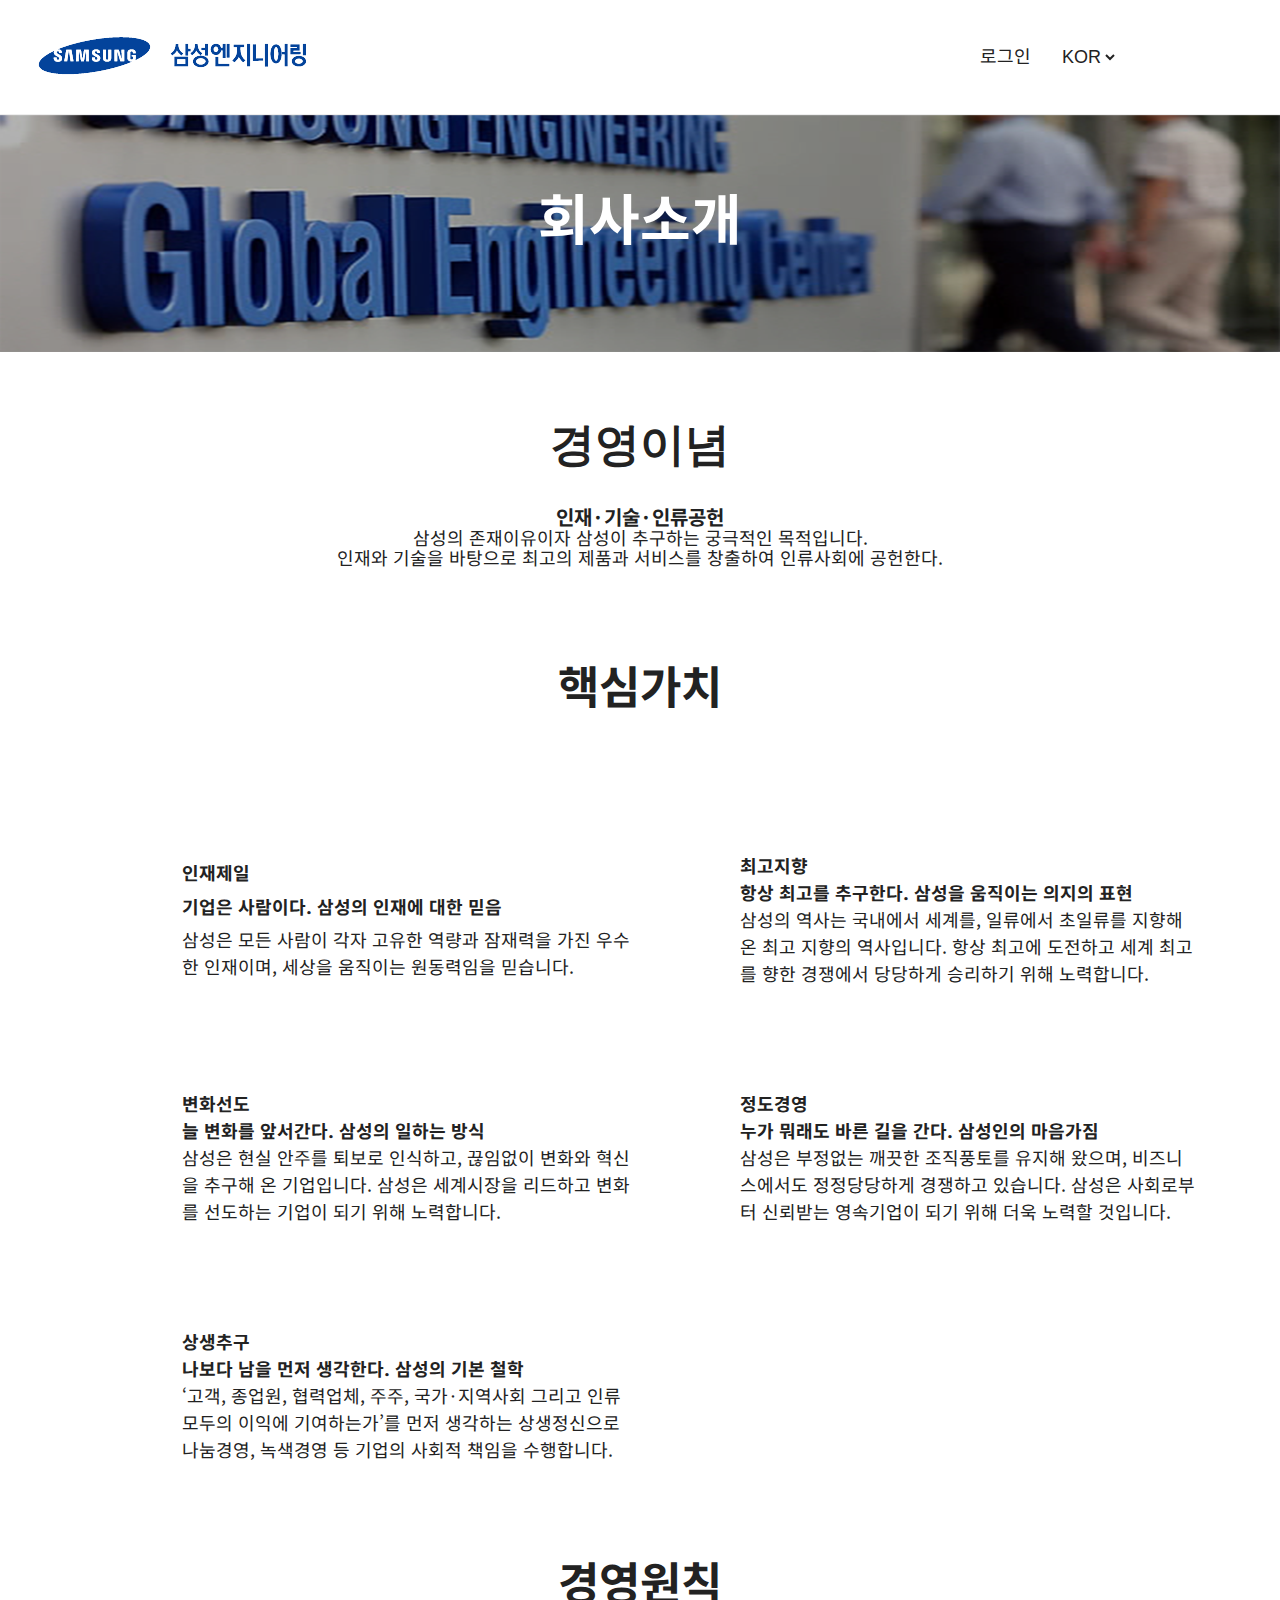
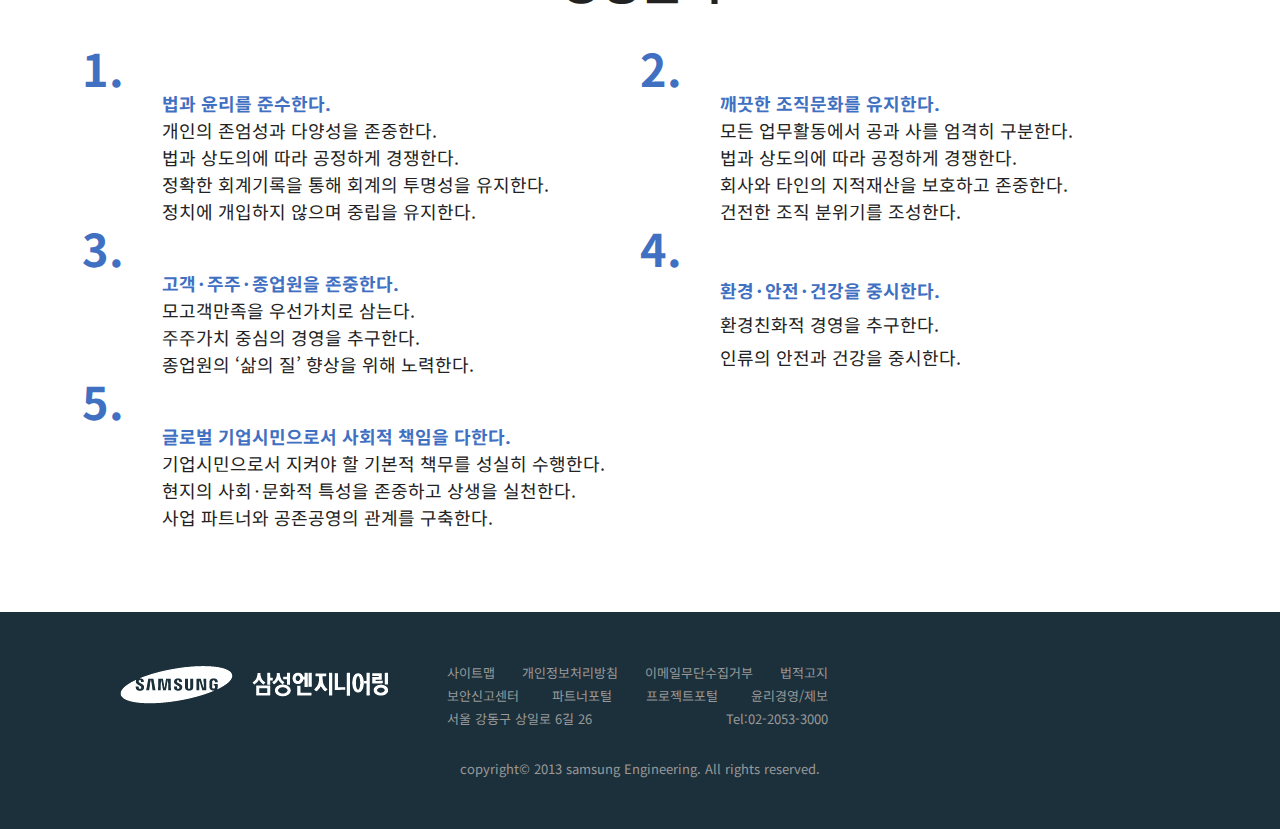
<file: business.html>
<!DOCTYPE html>
<html lang="ko">
<head>
    <meta charset="UTF-8">
    <meta http-equiv="X-UA-Compatible" content="IE=edge">
    <title>Business-Samsung Engineering</title>
    <meta name="keyword" content="samsung engineering, 삼성엔지니어링, 삼성, 엔지니어링">
    <meta name="description" content="세계 최고 수준의 기술경쟁력을 갖춘 EPC 회사">
    <meta name="robots" content="all">
    <meta name="viewport" content="width=device-width, initial-scale=1.0">
    <!-- favicon -->
    <link rel="apple-touch-icon" sizes="57x57" href="images/favicon/apple-icon-57x57.png">
    <link rel="apple-touch-icon" sizes="60x60" href="images/favicon/apple-icon-60x60.png">
    <link rel="apple-touch-icon" sizes="72x72" href="images/favicon/apple-icon-72x72.png">
    <link rel="apple-touch-icon" sizes="76x76" href="images/favicon/apple-icon-76x76.png">
    <link rel="apple-touch-icon" sizes="114x114" href="images/favicon/apple-icon-114x114.png">
    <link rel="apple-touch-icon" sizes="120x120" href="images/favicon/apple-icon-120x120.png">
    <link rel="apple-touch-icon" sizes="144x144" href="images/favicon/apple-icon-144x144.png">
    <link rel="apple-touch-icon" sizes="152x152" href="images/favicon/apple-icon-152x152.png">
    <link rel="apple-touch-icon" sizes="180x180" href="images/favicon/apple-icon-180x180.png">
    <link rel="icon" type="image/png" sizes="192x192"  href="images/favicon/android-icon-192x192.png">
    <link rel="icon" type="image/png" sizes="32x32" href="images/favicon/favicon-32x32.png">
    <link rel="icon" type="image/png" sizes="96x96" href="images/favicon/favicon-96x96.png">
    <link rel="icon" type="image/png" sizes="16x16" href="images/favicon/favicon-16x16.png">
    <link rel="manifest" href="images/favicon//manifest.json">
    <meta name="msapplication-TileColor" content="#ffffff">
    <meta name="msapplication-TileImage" content="images/favicon/ms-icon-144x144.png">
    <meta name="theme-color" content="#ffffff">
    <!-- opengraph -->
    <meta property="og:title" content="삼성엔지니어링 : Global Top Engineering-based Project Management Company" />
	<meta property="og:type" content="website" />
	<meta property="og:url" content="https://www.uidesign.com" />
	<meta property="og:image" content="https://www.uidesign.com/" />
	<meta property="og:description" content="세계 최고 수준의 기술경쟁력을 갖춘 EPC 회사" />
    <link rel="stylesheet" href="https://cdnjs.cloudflare.com/ajax/libs/font-awesome/5.15.3/css/all.min.css" integrity="sha512-iBBXm8fW90+nuLcSKlbmrPcLa0OT92xO1BIsZ+ywDWZCvqsWgccV3gFoRBv0z+8dLJgyAHIhR35VZc2oM/gI1w==" crossorigin="anonymous" />
    <link rel="stylesheet" href="css/main.css">
    <link rel="stylesheet" href="css/responsive.css">
</head>
<body>
    <header>
        <div>
            <h1 class="logo"><a href="index.html">samsung</a></h1>
            <nav>
                <ul class="main-menu">
                    <li><a href="">About us</a>
                        <ul>
                            <li><a href="business.html">회사소개</a></li>
                            <li><a href="">경영진</a></li>
                            <li><a href="">수상실적</a></li>
                            <li><a href="">글로벌오피스</a></li>
                            <li><a href="location.html">오시는길</a></li>
                        </ul>
                    </li>
                    <li><a href="">Business</a>
                        <ul>
                            <li><a href="">서비스</a></li>
                            <li><a href="">사업분야</a></li>
                            <li><a href="project.html">대표프로젝트</a></li>
                        </ul>
                    </li>
                    <li><a href="">Investors</a>
                        <ul>
                            <li><a href="">재무정보</a></li>
                            <li><a href="">주가정보</a></li>
                            <li><a href="">전자공고</a></li>
                            <li><a href="">공시정보</a></li>
                            <li><a href="">ir자료실</a></li>
                            <li><a href="">기업 지배구조</a></li>
                        </ul>
                    </li>
                    <li><a href="">Sustainability</a>
                        <ul>
                            <li><a href="">지속가능경영</a> </li>
                            <li><a href="">윤리&middot;준법경영</a></li>
                            <li><a href="">품질경영</a></li>
                            <li><a href="">안전&middot;보건&middot;환경경영</a></li>
                            <li><a href="">상생경영</a></li>
                            <li><a href="">나눔경영</a></li>
                        </ul>
                    </li>
                    <li><a href="">Pr</a>
                        <ul>
                            <li><a href="">공지사항</a></li>
                            <li><a href="">뉴스</a></li>
                            <li><a href="">pr자료실</a></li>
                        </ul>
                    </li>
                    <li><a href="">Careers</a>
                        <ul>
                            <li><a href="">직무소개</a></li>
                            <li><a href="">인재양성</a></li>
                            <li><a href="">인재상</a></li>
                            <li><a href="recruit.html">채용정보</a></li>
                            <li><a href="FAQ.html">채용문의</a></li>
                        </ul>
                    </li>
                </ul>
                <div class="top-menu">
                    <p><a href="login.html">로그인</a></p>
                    <div class="language_select">
                        <label for="langs" class="hidden">Kor</label>
                        <select name="#" id="langs">
                            <option value="kor">Kor</option>
                            <option value="Eng">Eng</option>
                            <option value="Chi">Chi</option>
                            <option value="Jpn">Jpn</option>
                        </select>
                    </div>
                    <p>
                        <a href=""><i class="fas fa-search"></i></a>
                    </p>
                </div>
            </nav>
            <button class="menu_toggle">
                <i class="fas fa-bars"></i>
                <i class="fas fa-times"></i>
            </button>
        </div>
    </header><!-- header -->
    <section class="sub_banner">
        <h2>회사소개</h2>
    </section><!-- sub banner-->
    <section class="business container inner-top-pd3">
        <h2 class="main-tt bottom-mg2">경영이념</h2>
        <h3>인재&middot;기술&middot;인류공헌</h3>
        <p class="bottom-mg4">삼성의 존재이유이자 삼성이 추구하는 궁극적인 목적입니다.<br/>인재와 기술을 바탕으로 최고의 제품과 서비스를 창출하여 인류사회에 공헌한다.</p>
        <div class="main_point bottom-mg4">
            <h2 class="bottom-mg2">핵심가치</h2>
            <div class="main_point_flex">
                <dl class="point1">
                    <dt>
                        <span class="hidden">인재제일</span>
                        <svg fill="none" height="103" stroke="#a268ac" stroke-linecap="round" stroke-linejoin="round" stroke-width="2" viewBox="0 0 24 24" width="103" xmlns="http://www.w3.org/2000/svg" class="round"><circle cx="12" cy="12" r="10"/></svg>
                        <div class="point icon1"><i class="fas fa-user"></i></div>
                    </dt>
                    <dd>인재제일</dd>
                    <dd>기업은 사람이다. 삼성의 인재에 대한 믿음</dd>
                    <dd>삼성은 모든 사람이 각자 고유한 역량과 잠재력을 가진 우수한 인재이며, 세상을 움직이는 원동력임을 믿습니다.</dd>
                </dl>
                <dl class="point2">
                    <dt>
                        <span class="hidden">최고지향</span>
                        <svg fill="none" height="103" stroke="#29b9ea" stroke-linecap="round" stroke-linejoin="round" stroke-width="2" viewBox="0 0 24 24" width="103" xmlns="http://www.w3.org/2000/svg" class="round"><circle cx="12" cy="12" r="10"/></svg>
                        <div class="point icon2"><i class="fas fa-sort-amount-up-alt"></i></div>
                    </dt>
                    <dd>최고지향</dd>
                    <dd>항상 최고를 추구한다. 삼성을 움직이는 의지의 표현</dd>
                    <dd>삼성의 역사는 국내에서 세계를, 일류에서 초일류를 지향해온 최고 지향의 역사입니다. 항상 최고에 도전하고 세계 최고를 향한 경쟁에서 당당하게 승리하기 위해 노력합니다.</dd>
                </dl>
                <dl class="point3">
                    <dt>
                        <span class="hidden">변화선도</span>
                        <svg fill="none" height="103" stroke="#ef2d74" stroke-linecap="round" stroke-linejoin="round" stroke-width="2" viewBox="0 0 24 24" width="103" xmlns="http://www.w3.org/2000/svg" class="round"><circle cx="12" cy="12" r="10"/></svg>
                        <div class="point icon3"><i class="fas fa-random"></i></div>
                    </dt>
                    <dd>변화선도</dd>
                    <dd>늘 변화를 앞서간다. 삼성의 일하는 방식</dd>
                    <dd>삼성은 현실 안주를 퇴보로 인식하고, 끊임없이 변화와 혁신을 추구해 온 기업입니다. 삼성은 세계시장을 리드하고 변화를 선도하는 기업이 되기 위해 노력합니다.</dd>
                </dl>
                <dl class="point4">
                    <dt>
                        <span class="hidden">정도경영</span>
                        <svg fill="none" height="103" stroke="#32a647" stroke-linecap="round" stroke-linejoin="round" stroke-width="2" viewBox="0 0 24 24" width="103" xmlns="http://www.w3.org/2000/svg" class="round"><circle cx="12" cy="12" r="10"/></svg>
                        <div class="point icon4"><i class="fas fa-balance-scale"></i></div>
                    </dt>
                    <dd>정도경영</dd>
                    <dd>누가 뭐래도 바른 길을 간다. 삼성인의 마음가짐</dd>
                    <dd>삼성은 부정없는 깨끗한 조직풍토를 유지해 왔으며, 비즈니스에서도 정정당당하게 경쟁하고 있습니다. 삼성은 사회로부터 신뢰받는 영속기업이 되기 위해 더욱 노력할 것입니다.</dd>
                </dl>
                <dl class="point5">
                    <dt>
                        <span class="hidden">상생추구</span>
                        <svg fill="none" height="103" stroke="#f79321" stroke-linecap="round" stroke-linejoin="round" stroke-width="2" viewBox="0 0 24 24" width="103" xmlns="http://www.w3.org/2000/svg" class="round"><circle cx="12" cy="12" r="10"/></svg>
                        <div class="point icon5"><i class="fas fa-users"></i></div>
                    </dt>
                    <dd>상생추구</dd>
                    <dd>나보다 남을 먼저 생각한다. 삼성의 기본 철학</dd>
                    <dd>‘고객, 종업원, 협력업체, 주주, 국가&middot;지역사회 그리고 인류 모두의 이익에 기여하는가’를 먼저 생각하는 상생정신으로 나눔경영, 녹색경영 등 기업의 사회적 책임을 수행합니다.</dd>
                </dl>
            </div>
        </div><!-- main point -->
        <div class="management_pri">
            <h2 class="bottom-mg2">경영원칙</h2>
            <div class="management_pri_flex">
                <ol class="pri1">
                    <li>법과 윤리를 준수한다.</li>
                    <li>개인의 존엄성과 다양성을 존중한다.</li>
                    <li>법과 상도의에 따라 공정하게 경쟁한다.</li>
                    <li>정확한 회계기록을 통해 회계의 투명성을 유지한다.</li>
                    <li>정치에 개입하지 않으며 중립을 유지한다.</li>
                </ol>
                <ol class="pri2">
                    <li>깨끗한 조직문화를 유지한다.</li>
                    <li>모든 업무활동에서 공과 사를 엄격히 구분한다.</li>
                    <li>법과 상도의에 따라 공정하게 경쟁한다.</li>
                    <li>회사와 타인의 지적재산을 보호하고 존중한다.</li>
                    <li>건전한 조직 분위기를 조성한다.</li>
                </ol>
                <ol class="pri3">
                    <li>고객&middot;주주&middot;종업원을 존중한다.</li>
                    <li>모고객만족을 우선가치로 삼는다.</li>
                    <li>주주가치 중심의 경영을 추구한다.</li>
                    <li>종업원의 ‘삶의 질’ 향상을 위해 노력한다.</li>
                </ol>
                <ol class="pri4">
                    <li>환경&middot;안전&middot;건강을 중시한다.</li>
                    <li>환경친화적 경영을 추구한다.</li>
                    <li>인류의 안전과 건강을 중시한다.</li>
                </ol>
                <ol class="pri5">
                    <li>글로벌 기업시민으로서 사회적 책임을 다한다.</li>
                    <li>기업시민으로서 지켜야 할 기본적 책무를 성실히 수행한다.</li>
                    <li>현지의 사회&middot;문화적 특성을 존중하고 상생을 실천한다.</li>
                    <li>사업 파트너와 공존공영의 관계를 구축한다.</li>
                </ol>
            </div>
        </div><!-- management_pri -->

    </section><!-- business -->
    
    <footer class="footer-top-mg3">
        <div class="container">
            <div class="ft">
                <h1 class="logo"><a href="index.html">samsung</a></h1>
                <div class="ft-menu">
                    <ul class="item">
                        <li><a href="">사이트맵</a></li>
                        <li><a href="">개인정보처리방침</a></li>
                        <li><a href="">이메일무단수집거부</a></li>
                        <li><a href="">법적고지</a></li>
                    </ul>
                    <ul class="item">
                        <li><a href="">보안신고센터</a></li>
                        <li><a href="">파트너포털</a></li>
                        <li><a href="">프로젝트포털</a></li>
                        <li><a href="">윤리경영/제보</a></li>
                    </ul>
                    <ul class="item">
                        <li>서울 강동구 상일로 6길 26</li>
                        <li>Tel:02-2053-3000</li>
                    </ul>
                </div>
            </div>
            <ul class="social_media">
                <li><a href=""><i class="fas fa-cloud"></i></a></li>
                <li><a href=""><i class="fab fa-facebook"></i></a></li>
            </ul>
                <p class="copyright">
                    copyright&copy; 2013 samsung Engineering. All rights reserved.
                </p>
            </div>
    </footer><!-- footer -->

    <script src="https://code.jquery.com/jquery-3.6.0.min.js" integrity="sha256-/xUj+3OJU5yExlq6GSYGSHk7tPXikynS7ogEvDej/m4=" crossorigin="anonymous"></script>
    <script src="js/main.js"></script>
    
</body>
</html>
</file>
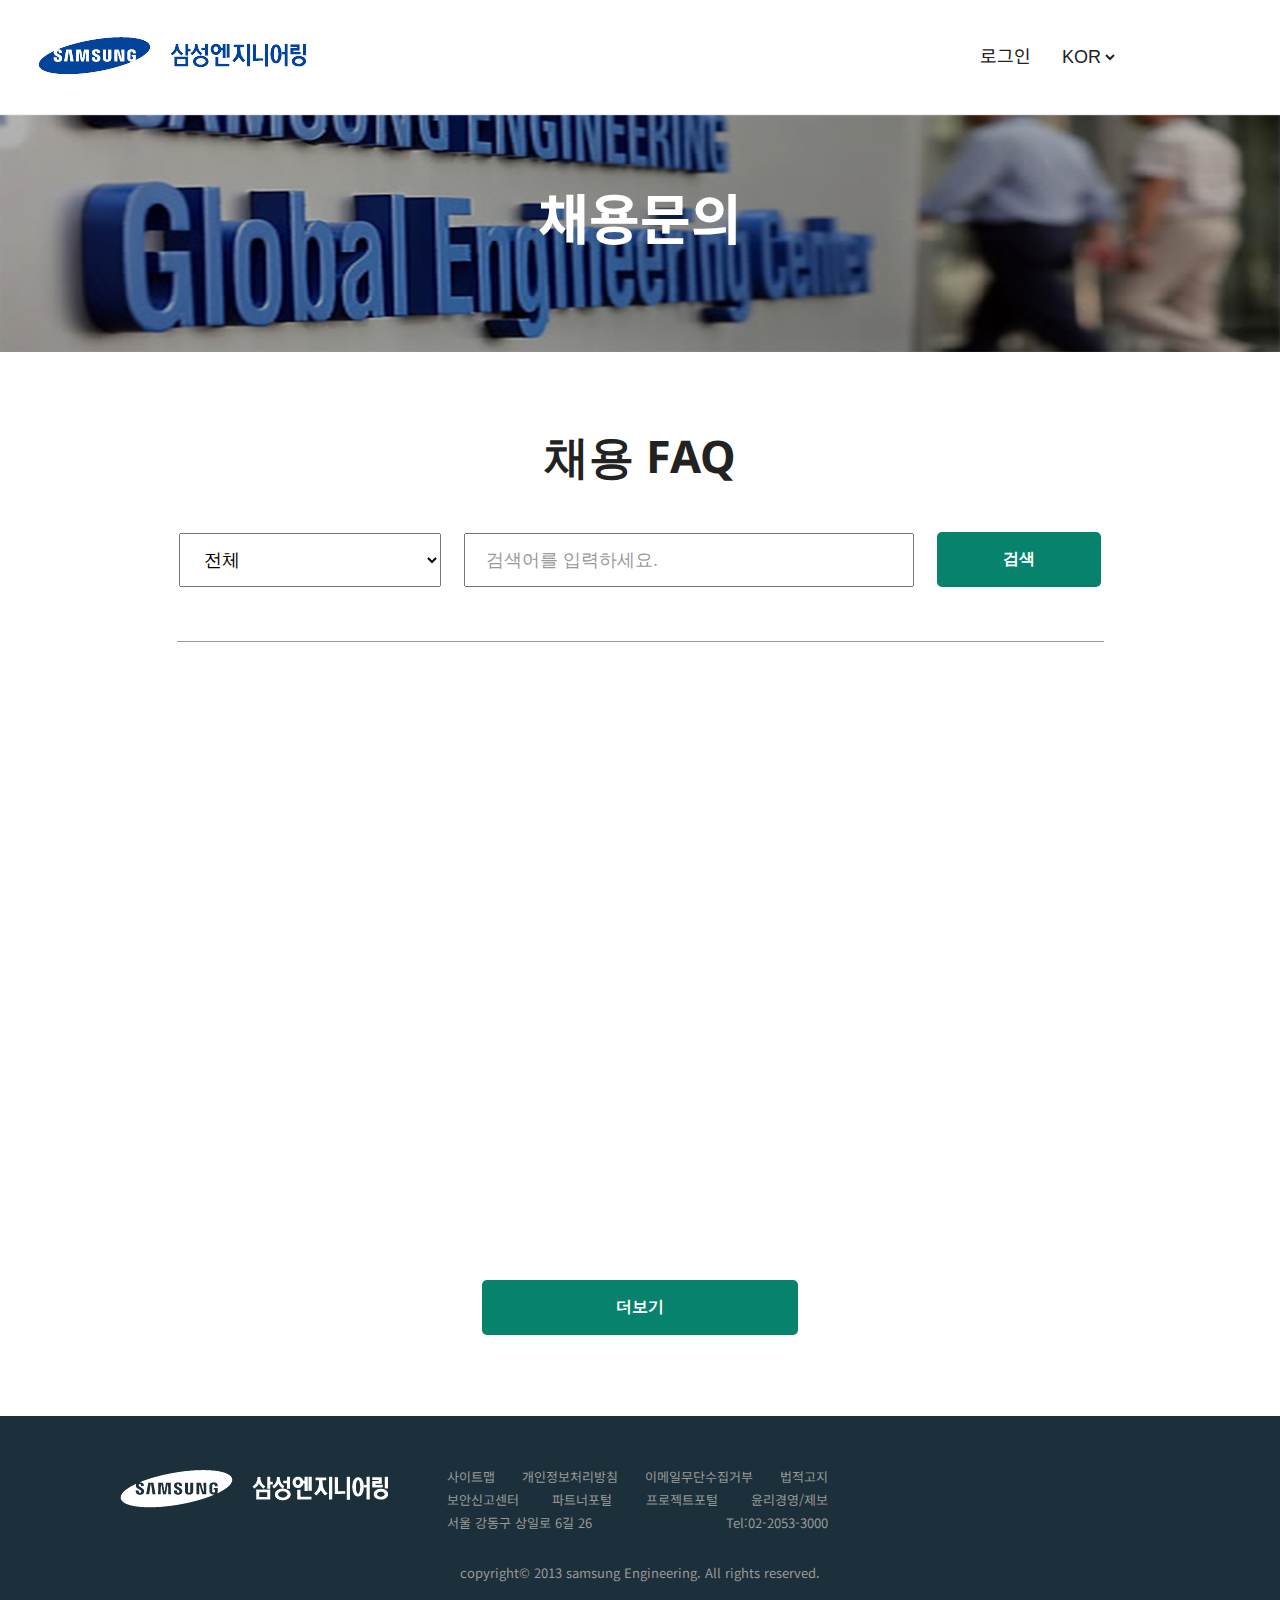
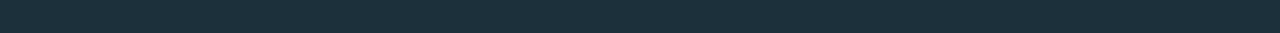
<file: FAQ.html>
<!DOCTYPE html>
<html lang="ko">
<head>
    <meta charset="UTF-8">
    <meta http-equiv="X-UA-Compatible" content="IE=edge">
    <title>FAQ-Samsung Engineering</title>
    <meta name="keyword" content="samsung engineering, 삼성엔지니어링, 삼성, 엔지니어링">
    <meta name="description" content="세계 최고 수준의 기술경쟁력을 갖춘 EPC 회사">
    <meta name="robots" content="all">
    <meta name="viewport" content="width=device-width, initial-scale=1.0">
    <!-- favicon -->
    <link rel="apple-touch-icon" sizes="57x57" href="images/favicon/apple-icon-57x57.png">
    <link rel="apple-touch-icon" sizes="60x60" href="images/favicon/apple-icon-60x60.png">
    <link rel="apple-touch-icon" sizes="72x72" href="images/favicon/apple-icon-72x72.png">
    <link rel="apple-touch-icon" sizes="76x76" href="images/favicon/apple-icon-76x76.png">
    <link rel="apple-touch-icon" sizes="114x114" href="images/favicon/apple-icon-114x114.png">
    <link rel="apple-touch-icon" sizes="120x120" href="images/favicon/apple-icon-120x120.png">
    <link rel="apple-touch-icon" sizes="144x144" href="images/favicon/apple-icon-144x144.png">
    <link rel="apple-touch-icon" sizes="152x152" href="images/favicon/apple-icon-152x152.png">
    <link rel="apple-touch-icon" sizes="180x180" href="images/favicon/apple-icon-180x180.png">
    <link rel="icon" type="image/png" sizes="192x192"  href="images/favicon/android-icon-192x192.png">
    <link rel="icon" type="image/png" sizes="32x32" href="images/favicon/favicon-32x32.png">
    <link rel="icon" type="image/png" sizes="96x96" href="images/favicon/favicon-96x96.png">
    <link rel="icon" type="image/png" sizes="16x16" href="images/favicon/favicon-16x16.png">
    <link rel="manifest" href="images/favicon//manifest.json">
    <meta name="msapplication-TileColor" content="#ffffff">
    <meta name="msapplication-TileImage" content="images/favicon/ms-icon-144x144.png">
    <meta name="theme-color" content="#ffffff">
    <!-- opengraph -->
    <meta property="og:title" content="삼성엔지니어링 : Global Top Engineering-based Project Management Company" />
	<meta property="og:type" content="website" />
	<meta property="og:url" content="https://www.uidesign.com" />
	<meta property="og:image" content="https://www.uidesign.com/" />
	<meta property="og:description" content="세계 최고 수준의 기술경쟁력을 갖춘 EPC 회사" />
    <link rel="stylesheet" href="https://cdnjs.cloudflare.com/ajax/libs/font-awesome/5.15.3/css/all.min.css" integrity="sha512-iBBXm8fW90+nuLcSKlbmrPcLa0OT92xO1BIsZ+ywDWZCvqsWgccV3gFoRBv0z+8dLJgyAHIhR35VZc2oM/gI1w==" crossorigin="anonymous" />
    <link rel="stylesheet" href="css/main.css">
    <link rel="stylesheet" href="css/responsive.css">
</head>
<body>
    <header>
        <div>
            <h1 class="logo"><a href="index.html">samsung</a></h1>
            <nav>
                <ul class="main-menu">
                    <li><a href="">About us</a>
                        <ul>
                            <li><a href="business.html">회사소개</a></li>
                            <li><a href="">경영진</a></li>
                            <li><a href="">수상실적</a></li>
                            <li><a href="">글로벌오피스</a></li>
                            <li><a href="location.html">오시는길</a></li>
                        </ul>
                    </li>
                    <li><a href="">Business</a>
                        <ul>
                            <li><a href="">서비스</a></li>
                            <li><a href="">사업분야</a></li>
                            <li><a href="project.html">대표프로젝트</a></li>
                        </ul>
                    </li>
                    <li><a href="">Investors</a>
                        <ul>
                            <li><a href="">재무정보</a></li>
                            <li><a href="">주가정보</a></li>
                            <li><a href="">전자공고</a></li>
                            <li><a href="">공시정보</a></li>
                            <li><a href="">ir자료실</a></li>
                            <li><a href="">기업 지배구조</a></li>
                        </ul>
                    </li>
                    <li><a href="">Sustainability</a>
                        <ul>
                            <li><a href="">지속가능경영</a> </li>
                            <li><a href="">윤리&middot;준법경영</a></li>
                            <li><a href="">품질경영</a></li>
                            <li><a href="">안전&middot;보건&middot;환경경영</a></li>
                            <li><a href="">상생경영</a></li>
                            <li><a href="">나눔경영</a></li>
                        </ul>
                    </li>
                    <li><a href="">Pr</a>
                        <ul>
                            <li><a href="">공지사항</a></li>
                            <li><a href="">뉴스</a></li>
                            <li><a href="">pr자료실</a></li>
                        </ul>
                    </li>
                    <li><a href="">Careers</a>
                        <ul>
                            <li><a href="">직무소개</a></li>
                            <li><a href="">인재양성</a></li>
                            <li><a href="">인재상</a></li>
                            <li><a href="recruit.html">채용정보</a></li>
                            <li><a href="FAQ.html">채용문의</a></li>
                        </ul>
                    </li>
                </ul>
                <div class="top-menu">
                    <p><a href="login.html">로그인</a></p>
                    <div class="language_select">
                        <label for="langs" class="hidden">Kor</label>
                        <select name="#" id="langs">
                            <option value="kor">Kor</option>
                            <option value="Eng">Eng</option>
                            <option value="Chi">Chi</option>
                            <option value="Jpn">Jpn</option>
                        </select>
                    </div>
                    <p>
                        <a href=""><i class="fas fa-search"></i></a>
                    </p>
                </div>
            </nav>
            <button class="menu_toggle">
                <i class="fas fa-bars"></i>
                <i class="fas fa-times"></i>
            </button>
        </div>
    </header><!-- header -->
    <section class="sub_banner">
        <h2>채용문의</h2>
    </section><!-- sub banner-->
    <section class="faq container inner-top-pd3">
        <h2 class="main-tt bottom-mg2">채용 faq</h2>
        <div class="select_btn bottom-mg2">
            <div>
                <label for="select" class="hidden">전체</label>
                <select name="#" id="select">
                    <option value="전체">전체</option>
                    <option value="제목">제목</option>
                    <option value="내용">내용</option>
                </select>
            </div>
            <div>
                <p>
                    <label for="contents_search" class="hidden">검색어</label>
                    <input type="text" id="contents_search" value="검색어를 입력하세요.">
                </p>
            </div>
            <button type="submit">검색</button>
        </div><!-- select_btn -->
        <div class="question bottom-mg2">
            <!-- <div class="faq_question active">
                <div class="faq_head">
                   <span>Q</span> 지원서 작성은 어떻게 하나요?
                    <i class="fas fa-sort-up"></i>
                </div>
                <div class="faq_body">
                    <p>
                        채용 공고의 확인 및 지원서 작성은 삼성 채용홈페이지 (www.samsungcareers.com)에서 가능합니다. 채용 홈페이지에 처음 접속할 경우 회원으로 가입한 후 지원서를 작성할 수 있습니다. 지원서 접수 기간 내 지원서를 제출 완료해야 하며, 제출 완료 전까지 지원서의 수정 및 저장이 가능합니다.
                    </p>
                </div>
            </div>
            <div class="faq_question">
                <div class="faq_head">
                   <span>Q</span> 삼성 그룹 내 관계사에 중복 지원이 가능한가요?
                    <i class="fas fa-sort-up"></i>
                </div>
                <div class="faq_body">
                    <p>
                        동일한 접수 기간 내에는 관계사 중복 지원이 불가합니다.
                    </p>
                </div>
            </div>
            <div class="faq_question">
                <div class="faq_head">
                   <span>Q</span> 예전에 삼성계열사에 지원했던 지원 자료가 남아 있어 지원이 불가능하다고 합니다. 어떻게 해야 하나요?
                    <i class="fas fa-sort-up"></i>
                </div>
                <div class="faq_body">
                    <p>
                        기존 지원서를 삭제하고 지원서를 작성하면 됩니다. 지원자 본인이 직접 삭제 가능하며, 삭제가 되지 않을 시에는 채용 담당자에게 문의 주시기 바랍니다.
                    </p>
                </div>
            </div>
            <div class="faq_question">
                <div class="faq_head">
                   <span>Q</span> 경력사원도 신입채용에 지원할 수 있나요?
                    <i class="fas fa-sort-up"></i>
                </div>
                <div class="faq_body">
                    <p>
                        경력사원도 신입채용에 지원 가능합니다. 다만, 경력유무와 관계없이 3급 신입사원 처우로 입사하게 됩니다. 경력을 인정받고 싶다면, 삼성엔지니어링 홈페이지 (www.samsungengineering.com)의 경력사원 채용공고를 참조하여 지원해 주시기 바랍니다.
                    </p>
                </div>
            </div>
            <div class="faq_question">
                <div class="faq_head">
                   <span>Q</span> 영어 회화 자격증을 별도로 제출해야 하나요?
                    <i class="fas fa-sort-up"></i>
                </div>
                <div class="faq_body">
                    <p>
                        영어 회화 자격(OPIc, 토익스피킹)의 유무는 해당 기관에 직접 확인하므로 별도로 자격증을 제출하실 필요는 없습니다.
                    </p>
                </div>
            </div>
            <div class="faq_question">
                <div class="faq_head">
                   <span>Q</span> 지원서 제출 후 결과 확인은 어떻게 하나요?
                    <i class="fas fa-sort-up"></i>
                </div>
                <div class="faq_body">
                    <p>
                        모든 전형 절차에서 결과 확인은 삼성 채용 홈페이지(www.samsungcareers.com)에서 할 수 있습니다. 별도의 개별 안내가 되지 않는 점 유의하시기 바랍니다.
                    </p>
                </div>
            </div>
            <div class="faq_question">
                <div class="faq_head">
                   <span>Q</span> 지원서 접수 마감일 이후에 취득한 어학 성적도 인정이 되나요?
                    <i class="fas fa-sort-up"></i>
                </div>
                <div class="faq_body">
                    <p>
                        지원서 접수 마감일 기준으로 2년간 성적을 인정합니다. 접수 마감일 이후에 취득할 예정인 어학 성적은 인정되지 않습니다.
                    </p>
                </div>
            </div>
            <div class="faq_question">
                <div class="faq_head">
                   <span>Q</span> 영어 회화 자격증을 별도로 제출해야 하나요?
                    <i class="fas fa-sort-up"></i>
                </div>
                <div class="faq_body">
                    <p>
                        영어 회화 자격(OPIc, 토익스피킹)의 유무는 해당 기관에 직접 확인하므로 별도로 자격증을 제출하실 필요는 없습니다.
                    </p>
                </div>
            </div>
            <div class="faq_question">
                <div class="faq_head">
                   <span>Q</span> 지원서 제출 후 결과 확인은 어떻게 하나요?
                    <i class="fas fa-sort-up"></i>
                </div>
                <div class="faq_body">
                    <p>
                        모든 전형 절차에서 결과 확인은 삼성 채용 홈페이지(www.samsungcareers.com)에서 할 수 있습니다. 별도의 개별 안내가 되지 않는 점 유의하시기 바랍니다.
                    </p>
                </div>
            </div>
            <div class="faq_question">
                <div class="faq_head">
                   <span>Q</span> 지원서 접수 마감일 이후에 취득한 어학 성적도 인정이 되나요?
                    <i class="fas fa-sort-up"></i>
                </div>
                <div class="faq_body">
                    <p>
                        지원서 접수 마감일 기준으로 2년간 성적을 인정합니다. 접수 마감일 이후에 취득할 예정인 어학 성적은 인정되지 않습니다.
                    </p>
                </div>
            </div> -->
        </div><!--question-->
        <button type="submit" class="faqBtn">더보기</button>
    </section><!-- FAQ -->
    
    <footer class="footer-top-mg3">
        <div class="container">
            <div class="ft">
                <h1 class="logo"><a href="index.html">samsung</a></h1>
                <div class="ft-menu">
                    <ul class="item">
                        <li><a href="">사이트맵</a></li>
                        <li><a href="">개인정보처리방침</a></li>
                        <li><a href="">이메일무단수집거부</a></li>
                        <li><a href="">법적고지</a></li>
                    </ul>
                    <ul class="item">
                        <li><a href="">보안신고센터</a></li>
                        <li><a href="">파트너포털</a></li>
                        <li><a href="">프로젝트포털</a></li>
                        <li><a href="">윤리경영/제보</a></li>
                    </ul>
                    <ul class="item">
                        <li>서울 강동구 상일로 6길 26</li>
                        <li>Tel:02-2053-3000</li>
                    </ul>
                </div>
            </div>
            <ul class="social_media">
                <li><a href=""><i class="fas fa-cloud"></i></a></li>
                <li><a href=""><i class="fab fa-facebook"></i></a></li>
            </ul>
                <p class="copyright">
                    copyright&copy; 2013 samsung Engineering. All rights reserved.
                </p>
            </div>
    </footer><!-- footer -->
    <script src="js/masonry.pkgd.min.js"></script>
    <script src="https://code.jquery.com/jquery-3.6.0.min.js" integrity="sha256-/xUj+3OJU5yExlq6GSYGSHk7tPXikynS7ogEvDej/m4=" crossorigin="anonymous"></script>
    <script src="js/main.js"></script>
</body>
</html>
</file>
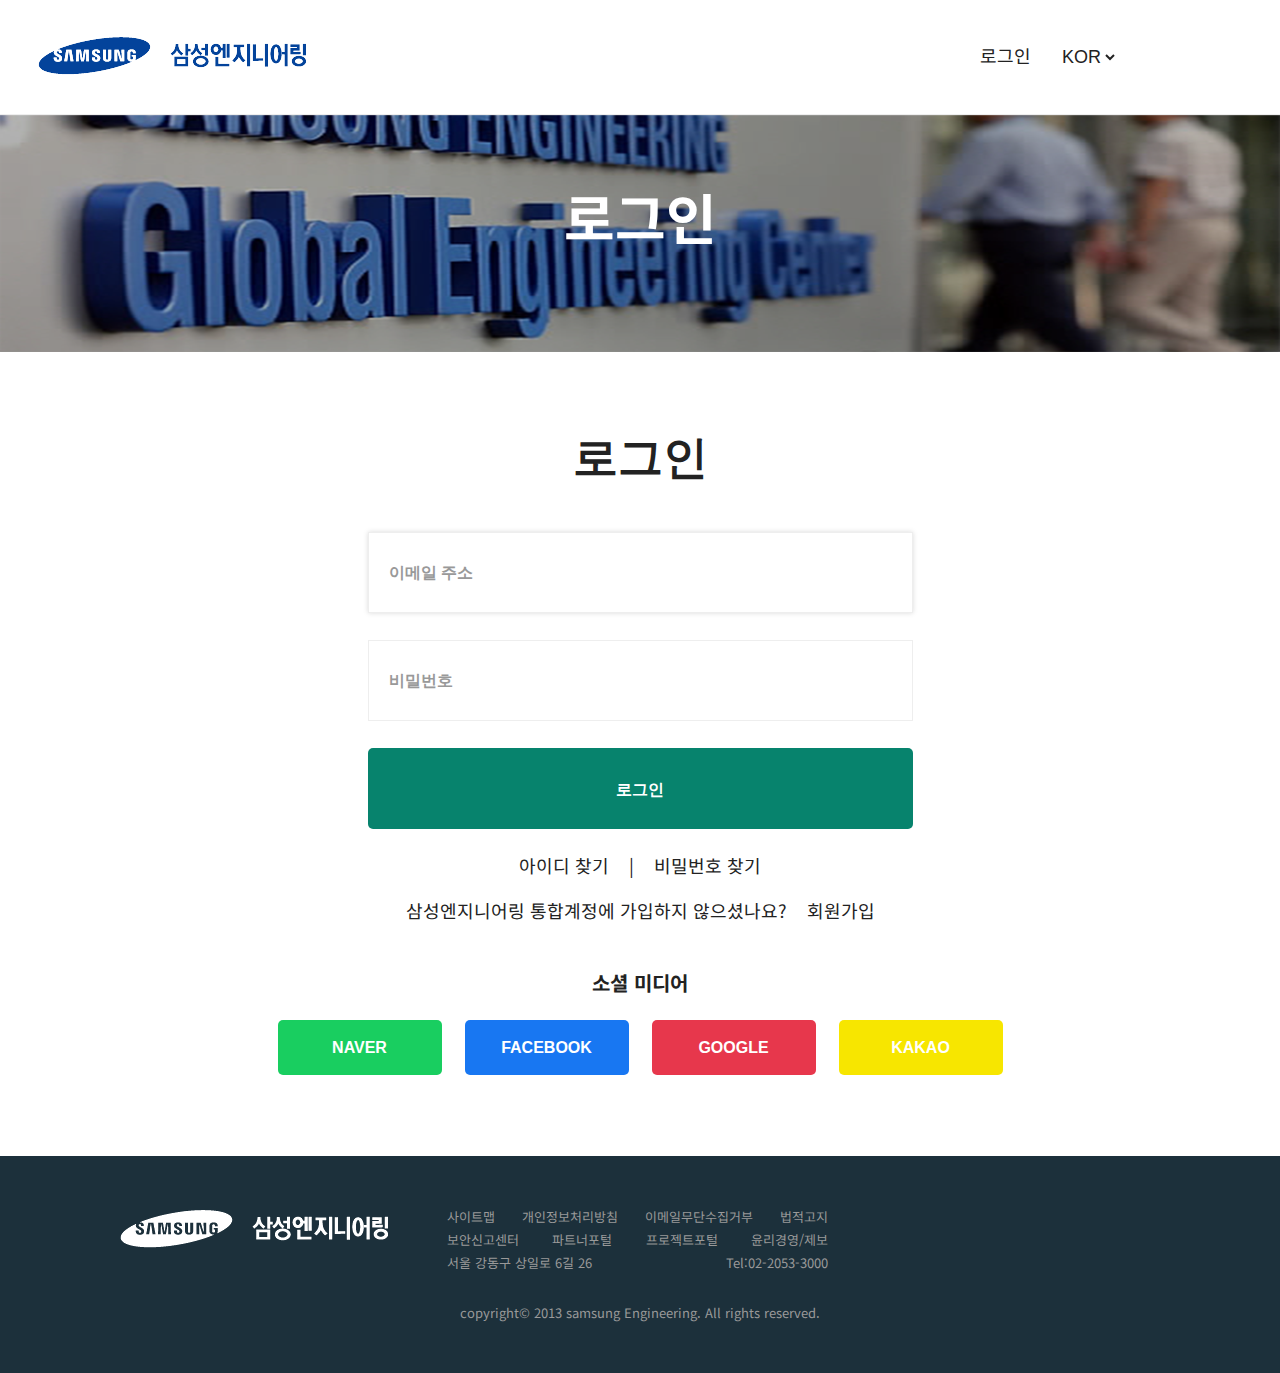
<file: login.html>
<!DOCTYPE html>
<html lang="ko">
<head>
    <meta charset="UTF-8">
    <meta http-equiv="X-UA-Compatible" content="IE=edge">
    <title>Login-Samsung Engineering</title>
    <meta name="keyword" content="samsung engineering, 삼성엔지니어링, 삼성, 엔지니어링">
    <meta name="description" content="세계 최고 수준의 기술경쟁력을 갖춘 EPC 회사">
    <meta name="robots" content="all">
    <meta name="viewport" content="width=device-width, initial-scale=1.0">
    <!-- favicon -->
    <link rel="apple-touch-icon" sizes="57x57" href="images/favicon/apple-icon-57x57.png">
    <link rel="apple-touch-icon" sizes="60x60" href="images/favicon/apple-icon-60x60.png">
    <link rel="apple-touch-icon" sizes="72x72" href="images/favicon/apple-icon-72x72.png">
    <link rel="apple-touch-icon" sizes="76x76" href="images/favicon/apple-icon-76x76.png">
    <link rel="apple-touch-icon" sizes="114x114" href="images/favicon/apple-icon-114x114.png">
    <link rel="apple-touch-icon" sizes="120x120" href="images/favicon/apple-icon-120x120.png">
    <link rel="apple-touch-icon" sizes="144x144" href="images/favicon/apple-icon-144x144.png">
    <link rel="apple-touch-icon" sizes="152x152" href="images/favicon/apple-icon-152x152.png">
    <link rel="apple-touch-icon" sizes="180x180" href="images/favicon/apple-icon-180x180.png">
    <link rel="icon" type="image/png" sizes="192x192"  href="images/favicon/android-icon-192x192.png">
    <link rel="icon" type="image/png" sizes="32x32" href="images/favicon/favicon-32x32.png">
    <link rel="icon" type="image/png" sizes="96x96" href="images/favicon/favicon-96x96.png">
    <link rel="icon" type="image/png" sizes="16x16" href="images/favicon/favicon-16x16.png">
    <link rel="manifest" href="images/favicon//manifest.json">
    <meta name="msapplication-TileColor" content="#ffffff">
    <meta name="msapplication-TileImage" content="images/favicon/ms-icon-144x144.png">
    <meta name="theme-color" content="#ffffff">
    <!-- opengraph -->
    <meta property="og:title" content="삼성엔지니어링 : Global Top Engineering-based Project Management Company" />
	<meta property="og:type" content="website" />
	<meta property="og:url" content="https://www.uidesign.com" />
	<meta property="og:image" content="https://www.uidesign.com/" />
	<meta property="og:description" content="세계 최고 수준의 기술경쟁력을 갖춘 EPC 회사" />
    <link rel="stylesheet" href="https://cdnjs.cloudflare.com/ajax/libs/font-awesome/5.15.3/css/all.min.css" integrity="sha512-iBBXm8fW90+nuLcSKlbmrPcLa0OT92xO1BIsZ+ywDWZCvqsWgccV3gFoRBv0z+8dLJgyAHIhR35VZc2oM/gI1w==" crossorigin="anonymous" />
    <link rel="stylesheet" href="css/main.css">
    <link rel="stylesheet" href="css/responsive.css">
</head>
<body>
    <header>
        <div>
            <h1 class="logo"><a href="index.html">samsung</a></h1>
            <nav>
                <ul class="main-menu">
                    <li><a href="">About us</a>
                        <ul>
                            <li><a href="business.html">회사소개</a></li>
                            <li><a href="">경영진</a></li>
                            <li><a href="">수상실적</a></li>
                            <li><a href="">글로벌오피스</a></li>
                            <li><a href="location.html">오시는길</a></li>
                        </ul>
                    </li>
                    <li><a href="">Business</a>
                        <ul>
                            <li><a href="">서비스</a></li>
                            <li><a href="">사업분야</a></li>
                            <li><a href="project.html">대표프로젝트</a></li>
                        </ul>
                    </li>
                    <li><a href="">Investors</a>
                        <ul>
                            <li><a href="">재무정보</a></li>
                            <li><a href="">주가정보</a></li>
                            <li><a href="">전자공고</a></li>
                            <li><a href="">공시정보</a></li>
                            <li><a href="">ir자료실</a></li>
                            <li><a href="">기업 지배구조</a></li>
                        </ul>
                    </li>
                    <li><a href="">Sustainability</a>
                        <ul>
                            <li><a href="">지속가능경영</a> </li>
                            <li><a href="">윤리&middot;준법경영</a></li>
                            <li><a href="">품질경영</a></li>
                            <li><a href="">안전&middot;보건&middot;환경경영</a></li>
                            <li><a href="">상생경영</a></li>
                            <li><a href="">나눔경영</a></li>
                        </ul>
                    </li>
                    <li><a href="">Pr</a>
                        <ul>
                            <li><a href="">공지사항</a></li>
                            <li><a href="">뉴스</a></li>
                            <li><a href="">pr자료실</a></li>
                        </ul>
                    </li>
                    <li><a href="">Careers</a>
                        <ul>
                            <li><a href="">직무소개</a></li>
                            <li><a href="">인재양성</a></li>
                            <li><a href="">인재상</a></li>
                            <li><a href="recruit.html">채용정보</a></li>
                            <li><a href="FAQ.html">채용문의</a></li>
                        </ul>
                    </li>
                </ul>
                <div class="top-menu">
                    <p><a href="login.html">로그인</a></p>
                    <div class="language_select">
                        <label for="langs" class="hidden">Kor</label>
                        <select name="#" id="langs">
                            <option value="kor">Kor</option>
                            <option value="Eng">Eng</option>
                            <option value="Chi">Chi</option>
                            <option value="Jpn">Jpn</option>
                        </select>
                    </div>
                    <p>
                        <a href=""><i class="fas fa-search"></i></a>
                    </p>
                </div>
            </nav>
            <button class="menu_toggle">
                <i class="fas fa-bars"></i>
                <i class="fas fa-times"></i>
            </button>
        </div>
    </header><!-- header -->
    <section class="sub_banner">
        <h2>로그인</h2>
    </section><!-- sub banner-->
    <section class="login container inner-top-pd3">
        <h2 class="main-tt bottom-mg2">로그인</h2>
        <form action="#" method="POST">
            <p>
                <label for="email" class="hidden">이메일</label>
                <input type="email" id="email" placeholder="이메일 주소" autofocus required>
            </p>
            <p>
                <label for="password" class="hidden">비밀번호</label>
                <input type="password" id="password" placeholder="비밀번호" required>
            </p>
            <input type="submit" value="로그인">
        </form>
        <div class="login_chk">
            <ul>
                <li><a href="">아이디 찾기</a></li>
                <li>|</li>
                <li><a href="">비밀번호 찾기</a></li>
            </ul>
            <ul>
                <li>삼성엔지니어링 통합계정에 가입하지 않으셨나요?</li>
                <li><a href="">회원가입</a></li>
            </ul>
        </div>
        <div class="sns_login">
            <h3>소셜 미디어</h3>
            <div class="login_btn">
                <p>
                    <button type="submit" onclick = "location.href ='#'">naver</button>
                </p>
                <p>
                    <button type="submit" onclick = "location.href ='#'">facebook</button>
                </p>
                <p>
                    <button type="submit" onclick = "location.href ='#'">google</button>
                </p>
                <p>
                    <button type="submit" onclick = "location.href ='#'">kakao</button>
                </p>
            </div>
        </div>
    </section><!-- login -->
    
    <footer class="footer-top-mg3">
        <div class="container">
            <div class="ft">
                <h1 class="logo"><a href="index.html">samsung</a></h1>
                <div class="ft-menu">
                    <ul class="item">
                        <li><a href="">사이트맵</a></li>
                        <li><a href="">개인정보처리방침</a></li>
                        <li><a href="">이메일무단수집거부</a></li>
                        <li><a href="">법적고지</a></li>
                    </ul>
                    <ul class="item">
                        <li><a href="">보안신고센터</a></li>
                        <li><a href="">파트너포털</a></li>
                        <li><a href="">프로젝트포털</a></li>
                        <li><a href="">윤리경영/제보</a></li>
                    </ul>
                    <ul class="item">
                        <li>서울 강동구 상일로 6길 26</li>
                        <li>Tel:02-2053-3000</li>
                    </ul>
                </div>
            </div>
            <ul class="social_media">
                <li><a href=""><i class="fas fa-cloud"></i></a></li>
                <li><a href=""><i class="fab fa-facebook"></i></a></li>
            </ul>
                <p class="copyright">
                    copyright&copy; 2013 samsung Engineering. All rights reserved.
                </p>
            </div>
    </footer><!-- footer -->

    <script src="https://code.jquery.com/jquery-3.6.0.min.js" integrity="sha256-/xUj+3OJU5yExlq6GSYGSHk7tPXikynS7ogEvDej/m4=" crossorigin="anonymous"></script>
    <script src="js/main.js"></script>
    
</body>
</html>
</file>
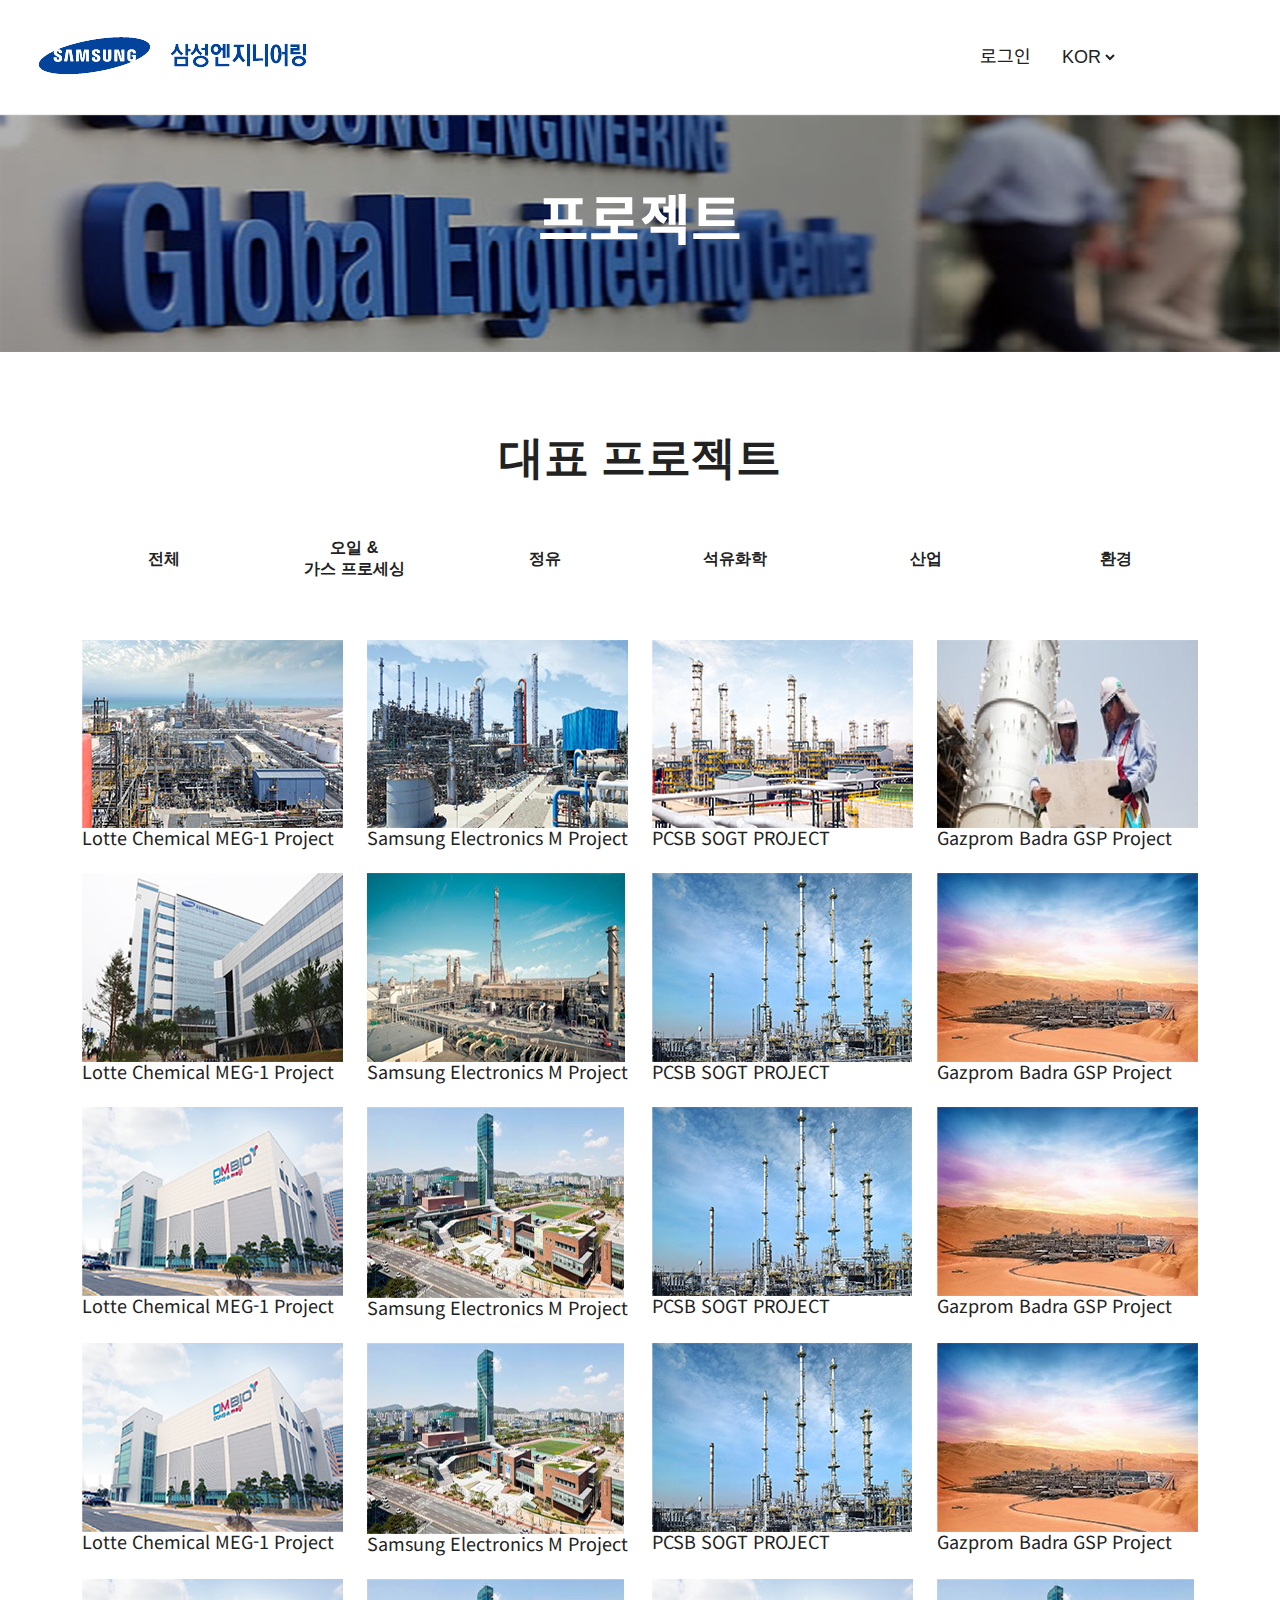
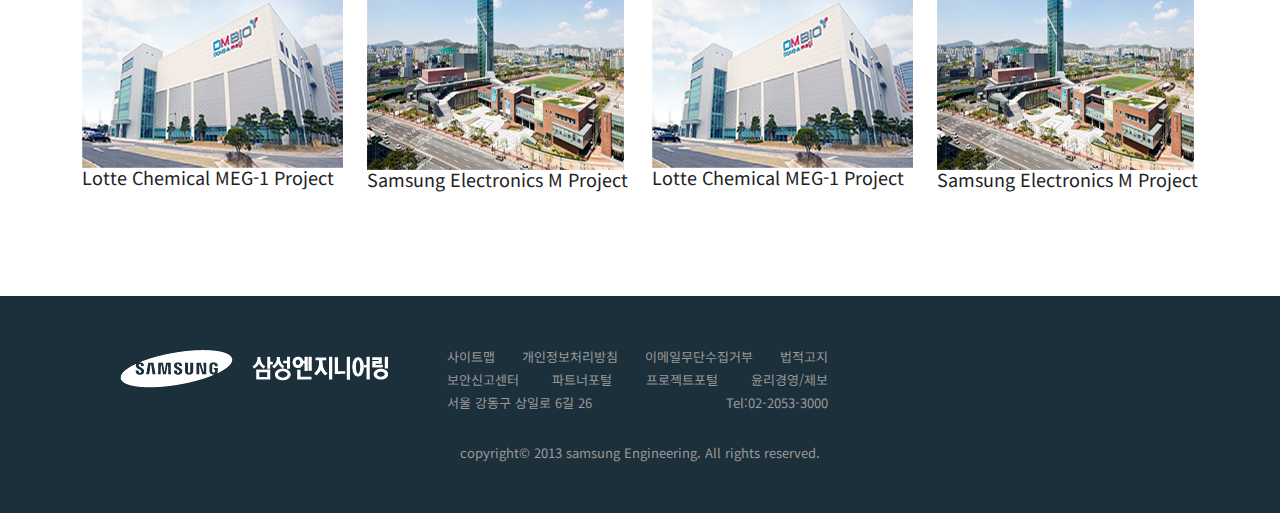
<file: project.html>
<!DOCTYPE html>
<html lang="ko">
<head>
    <meta charset="UTF-8">
    <meta http-equiv="X-UA-Compatible" content="IE=edge">
    <title>Project-Samsung Engineering</title>
    <meta name="keyword" content="samsung engineering, 삼성엔지니어링, 삼성, 엔지니어링">
    <meta name="description" content="세계 최고 수준의 기술경쟁력을 갖춘 EPC 회사">
    <meta name="robots" content="all">
    <meta name="viewport" content="width=device-width, initial-scale=1.0">
    <!-- favicon -->
    <link rel="apple-touch-icon" sizes="57x57" href="images/favicon/apple-icon-57x57.png">
    <link rel="apple-touch-icon" sizes="60x60" href="images/favicon/apple-icon-60x60.png">
    <link rel="apple-touch-icon" sizes="72x72" href="images/favicon/apple-icon-72x72.png">
    <link rel="apple-touch-icon" sizes="76x76" href="images/favicon/apple-icon-76x76.png">
    <link rel="apple-touch-icon" sizes="114x114" href="images/favicon/apple-icon-114x114.png">
    <link rel="apple-touch-icon" sizes="120x120" href="images/favicon/apple-icon-120x120.png">
    <link rel="apple-touch-icon" sizes="144x144" href="images/favicon/apple-icon-144x144.png">
    <link rel="apple-touch-icon" sizes="152x152" href="images/favicon/apple-icon-152x152.png">
    <link rel="apple-touch-icon" sizes="180x180" href="images/favicon/apple-icon-180x180.png">
    <link rel="icon" type="image/png" sizes="192x192"  href="images/favicon/android-icon-192x192.png">
    <link rel="icon" type="image/png" sizes="32x32" href="images/favicon/favicon-32x32.png">
    <link rel="icon" type="image/png" sizes="96x96" href="images/favicon/favicon-96x96.png">
    <link rel="icon" type="image/png" sizes="16x16" href="images/favicon/favicon-16x16.png">
    <link rel="manifest" href="images/favicon//manifest.json">
    <meta name="msapplication-TileColor" content="#ffffff">
    <meta name="msapplication-TileImage" content="images/favicon/ms-icon-144x144.png">
    <meta name="theme-color" content="#ffffff">
    <!-- opengraph -->
    <meta property="og:title" content="삼성엔지니어링 : Global Top Engineering-based Project Management Company" />
	<meta property="og:type" content="website" />
	<meta property="og:url" content="https://www.uidesign.com" />
	<meta property="og:image" content="https://www.uidesign.com/" />
	<meta property="og:description" content="세계 최고 수준의 기술경쟁력을 갖춘 EPC 회사" />
    <link rel="stylesheet" href="https://cdnjs.cloudflare.com/ajax/libs/font-awesome/5.15.3/css/all.min.css" integrity="sha512-iBBXm8fW90+nuLcSKlbmrPcLa0OT92xO1BIsZ+ywDWZCvqsWgccV3gFoRBv0z+8dLJgyAHIhR35VZc2oM/gI1w==" crossorigin="anonymous" />
    <link rel="stylesheet" href="css/main.css">
    <link rel="stylesheet" href="css/responsive.css">
</head>
<body>
    <header>
        <div>
            <h1 class="logo"><a href="index.html">samsung</a></h1>
            <nav>
                <ul class="main-menu">
                    <li><a href="">About us</a>
                        <ul>
                            <li><a href="business.html">회사소개</a></li>
                            <li><a href="">경영진</a></li>
                            <li><a href="">수상실적</a></li>
                            <li><a href="">글로벌오피스</a></li>
                            <li><a href="location.html">오시는길</a></li>
                        </ul>
                    </li>
                    <li><a href="">Business</a>
                        <ul>
                            <li><a href="">서비스</a></li>
                            <li><a href="">사업분야</a></li>
                            <li><a href="project.html">대표프로젝트</a></li>
                        </ul>
                    </li>
                    <li><a href="">Investors</a>
                        <ul>
                            <li><a href="">재무정보</a></li>
                            <li><a href="">주가정보</a></li>
                            <li><a href="">전자공고</a></li>
                            <li><a href="">공시정보</a></li>
                            <li><a href="">ir자료실</a></li>
                            <li><a href="">기업 지배구조</a></li>
                        </ul>
                    </li>
                    <li><a href="">Sustainability</a>
                        <ul>
                            <li><a href="">지속가능경영</a> </li>
                            <li><a href="">윤리&middot;준법경영</a></li>
                            <li><a href="">품질경영</a></li>
                            <li><a href="">안전&middot;보건&middot;환경경영</a></li>
                            <li><a href="">상생경영</a></li>
                            <li><a href="">나눔경영</a></li>
                        </ul>
                    </li>
                    <li><a href="">Pr</a>
                        <ul>
                            <li><a href="">공지사항</a></li>
                            <li><a href="">뉴스</a></li>
                            <li><a href="">pr자료실</a></li>
                        </ul>
                    </li>
                    <li><a href="">Careers</a>
                        <ul>
                            <li><a href="">직무소개</a></li>
                            <li><a href="">인재양성</a></li>
                            <li><a href="">인재상</a></li>
                            <li><a href="recruit.html">채용정보</a></li>
                            <li><a href="FAQ.html">채용문의</a></li>
                        </ul>
                    </li>
                </ul>
                <div class="top-menu">
                    <p><a href="login.html">로그인</a></p>
                    <div class="language_select">
                        <label for="langs" class="hidden">Kor</label>
                        <select name="#" id="langs">
                            <option value="kor">Kor</option>
                            <option value="Eng">Eng</option>
                            <option value="Chi">Chi</option>
                            <option value="Jpn">Jpn</option>
                        </select>
                    </div>
                    <p>
                        <a href=""><i class="fas fa-search"></i></a>
                    </p>
                </div>
            </nav>
            <button class="menu_toggle">
                <i class="fas fa-bars"></i>
                <i class="fas fa-times"></i>
            </button>
        </div>
    </header><!-- header -->
    <section class="sub_banner">
        <h2>프로젝트</h2>
    </section><!-- sub banner-->
    <section class="project container inner-top-pd3">
        <h2 class="main-tt bottom-mg2">대표 프로젝트</h2>
        <div class="project_menu bottom-mg2">
            <button type="button" data-filter="all">전체</button>
            <button type="button" data-filter=".project1">오일 &amp; <br/> 가스 프로세싱</button>
            <button type="button" data-filter=".project2">정유</button>
            <button type="button" data-filter=".project3">석유화학</button>
            <button type="button" data-filter=".project4">산업</button>
            <button type="button" data-filter=".project5">환경</button>
        </div>
        <div class="mix-wrapper">
            <div class="mix project1" data-order="1">
                <div class="projectwrap">
                    <img src="images/project_01.png" alt="project1">
                    <div class="link">
                        <a href=""><i class="fas fa-link"></i></a>
                    </div>
                </div>
                <p>Lotte Chemical MEG-1 Project</p>
            </div>
            <div class="mix project2" data-order="2">
                <div class="projectwrap">
                    <img src="images/project_02.png" alt="project2">
                    <div class="link">
                        <a href=""><i class="fas fa-link"></i></a>
                    </div>
                </div>
                <p>Samsung Electronics M Project</p>
            </div>
            <div class="mix project3" data-order="3">
                <div class="projectwrap">
                    <img src="images/project_03.png" alt="project3">
                    <div class="link">
                        <a href=""><i class="fas fa-link"></i></a>
                    </div>
                </div>
                <p>PCSB SOGT PROJECT</p>
            </div>
            <div class="mix project4" data-order="4">
                <div class="projectwrap">
                    <img src="images/project_04.png" alt="project4">
                    <div class="link">
                        <a href=""><i class="fas fa-link"></i></a>
                    </div>
                </div>
                <p>Gazprom Badra GSP Project</p>
            </div>
            <div class="mix project5" data-order="5">
                <div class="projectwrap">
                    <img src="images/project_05.png" alt="project5">
                    <div class="link">
                        <a href=""><i class="fas fa-link"></i></a>
                    </div>
                </div>
                <p>Lotte Chemical MEG-1 Project</p>
            </div>
            <div class="mix project1" data-order="6">
                <div class="projectwrap">
                    <img src="images/project_06.png" alt="project6">
                    <div class="link">
                        <a href=""><i class="fas fa-link"></i></a>
                    </div>
                </div>
                <p>Samsung Electronics M Project</p>
            </div>
            <div class="mix project1" data-order="7">
                <div class="projectwrap">
                    <img src="images/project_07.png" alt="project7">
                    <div class="link">
                        <a href=""><i class="fas fa-link"></i></a>
                    </div>
                </div>
                <p>PCSB SOGT PROJECT</p>
            </div>
            <div class="mix project2" data-order="8">
                <div class="projectwrap">
                    <img src="images/project_08.png" alt="project8">
                    <div class="link">
                        <a href=""><i class="fas fa-link"></i></a>
                    </div>
                </div>
                <p>Gazprom Badra GSP Project</p>
            </div>
            <div class="mix project3" data-order="9">
                <div class="projectwrap">
                    <img src="images/project_09.png" alt="project9">
                    <div class="link">
                        <a href=""><i class="fas fa-link"></i></a>
                    </div>
                </div>
                <p>Lotte Chemical MEG-1 Project</p>
            </div>
            <div class="mix project3" data-order="10">
                <div class="projectwrap">
                    <img src="images/project_10.png" alt="project10">
                    <div class="link">
                        <a href=""><i class="fas fa-link"></i></a>
                    </div>
                </div>
                <p>Samsung Electronics M Project</p>
            </div>
            <div class="mix project5" data-order="7">
                <div class="projectwrap">
                    <img src="images/project_07.png" alt="project7">
                    <div class="link">
                        <a href=""><i class="fas fa-link"></i></a>
                    </div>
                </div>
                <p>PCSB SOGT PROJECT</p>
            </div>
            <div class="mix project4" data-order="8">
                <div class="projectwrap">
                    <img src="images/project_08.png" alt="project8">
                    <div class="link">
                        <a href=""><i class="fas fa-link"></i></a>
                    </div>
                </div>
                <p>Gazprom Badra GSP Project</p>
            </div>
            <div class="mix project5" data-order="9">
                <div class="projectwrap">
                    <img src="images/project_09.png" alt="project9">
                    <div class="link">
                        <a href=""><i class="fas fa-link"></i></a>
                    </div>
                </div>
                <p>Lotte Chemical MEG-1 Project</p>
            </div>
            <div class="mix project5" data-order="10">
                <div class="projectwrap">
                    <img src="images/project_10.png" alt="project10">
                    <div class="link">
                        <a href=""><i class="fas fa-link"></i></a>
                    </div>
                </div>
                <p>Samsung Electronics M Project</p>
            </div>
            <div class="mix project2" data-order="7">
                <div class="projectwrap">
                    <img src="images/project_07.png" alt="project7">
                    <div class="link">
                        <a href=""><i class="fas fa-link"></i></a>
                    </div>
                </div>
                <p>PCSB SOGT PROJECT</p>
            </div>
            <div class="mix project3" data-order="8">
                <div class="projectwrap">
                    <img src="images/project_08.png" alt="project8">
                    <div class="link">
                        <a href=""><i class="fas fa-link"></i></a>
                    </div>
                </div>
                <p>Gazprom Badra GSP Project</p>
            </div>
            <div class="mix project4" data-order="9">
                <div class="projectwrap">
                    <img src="images/project_09.png" alt="project9">
                    <div class="link">
                        <a href=""><i class="fas fa-link"></i></a>
                    </div>
                </div>
                <p>Lotte Chemical MEG-1 Project</p>
            </div>
            <div class="mix project5" data-order="10">
                <div class="projectwrap">
                    <img src="images/project_10.png" alt="project10">
                    <div class="link">
                        <a href=""><i class="fas fa-link"></i></a>
                    </div>
                </div>
                <p>Samsung Electronics M Project</p>
            </div>
            <div class="mix project4" data-order="9">
                <div class="projectwrap">
                    <img src="images/project_09.png" alt="project9">
                    <div class="link">
                        <a href=""><i class="fas fa-link"></i></a>
                    </div>
                </div>
                <p>Lotte Chemical MEG-1 Project</p>
            </div>
            <div class="mix project4" data-order="10">
                <div class="projectwrap">
                    <img src="images/project_10.png" alt="project10">
                    <div class="link">
                        <a href=""><i class="fas fa-link"></i></a>
                    </div>
                </div>
                <p>Samsung Electronics M Project</p>
            </div>
        </div><!-- mix-wrapper -->
        
    </section><!-- project -->
    
    <footer class="footer-top-mg3">
        <div class="container">
            <div class="ft">
                <h1 class="logo"><a href="index.html">samsung</a></h1>
                <div class="ft-menu">
                    <ul class="item">
                        <li><a href="">사이트맵</a></li>
                        <li><a href="">개인정보처리방침</a></li>
                        <li><a href="">이메일무단수집거부</a></li>
                        <li><a href="">법적고지</a></li>
                    </ul>
                    <ul class="item">
                        <li><a href="">보안신고센터</a></li>
                        <li><a href="">파트너포털</a></li>
                        <li><a href="">프로젝트포털</a></li>
                        <li><a href="">윤리경영/제보</a></li>
                    </ul>
                    <ul class="item">
                        <li>서울 강동구 상일로 6길 26</li>
                        <li>Tel:02-2053-3000</li>
                    </ul>
                </div>
            </div>
            <ul class="social_media">
                <li><a href=""><i class="fas fa-cloud"></i></a></li>
                <li><a href=""><i class="fab fa-facebook"></i></a></li>
            </ul>
                <p class="copyright">
                    copyright&copy; 2013 samsung Engineering. All rights reserved.
                </p>
            </div>
    </footer><!-- footer -->

    <script src="https://code.jquery.com/jquery-3.6.0.min.js" integrity="sha256-/xUj+3OJU5yExlq6GSYGSHk7tPXikynS7ogEvDej/m4=" crossorigin="anonymous"></script>
    <script src="js/mixitup.min.js"></script>
    <script src="js/main.js"></script>
    
</body>
</html>
</file>
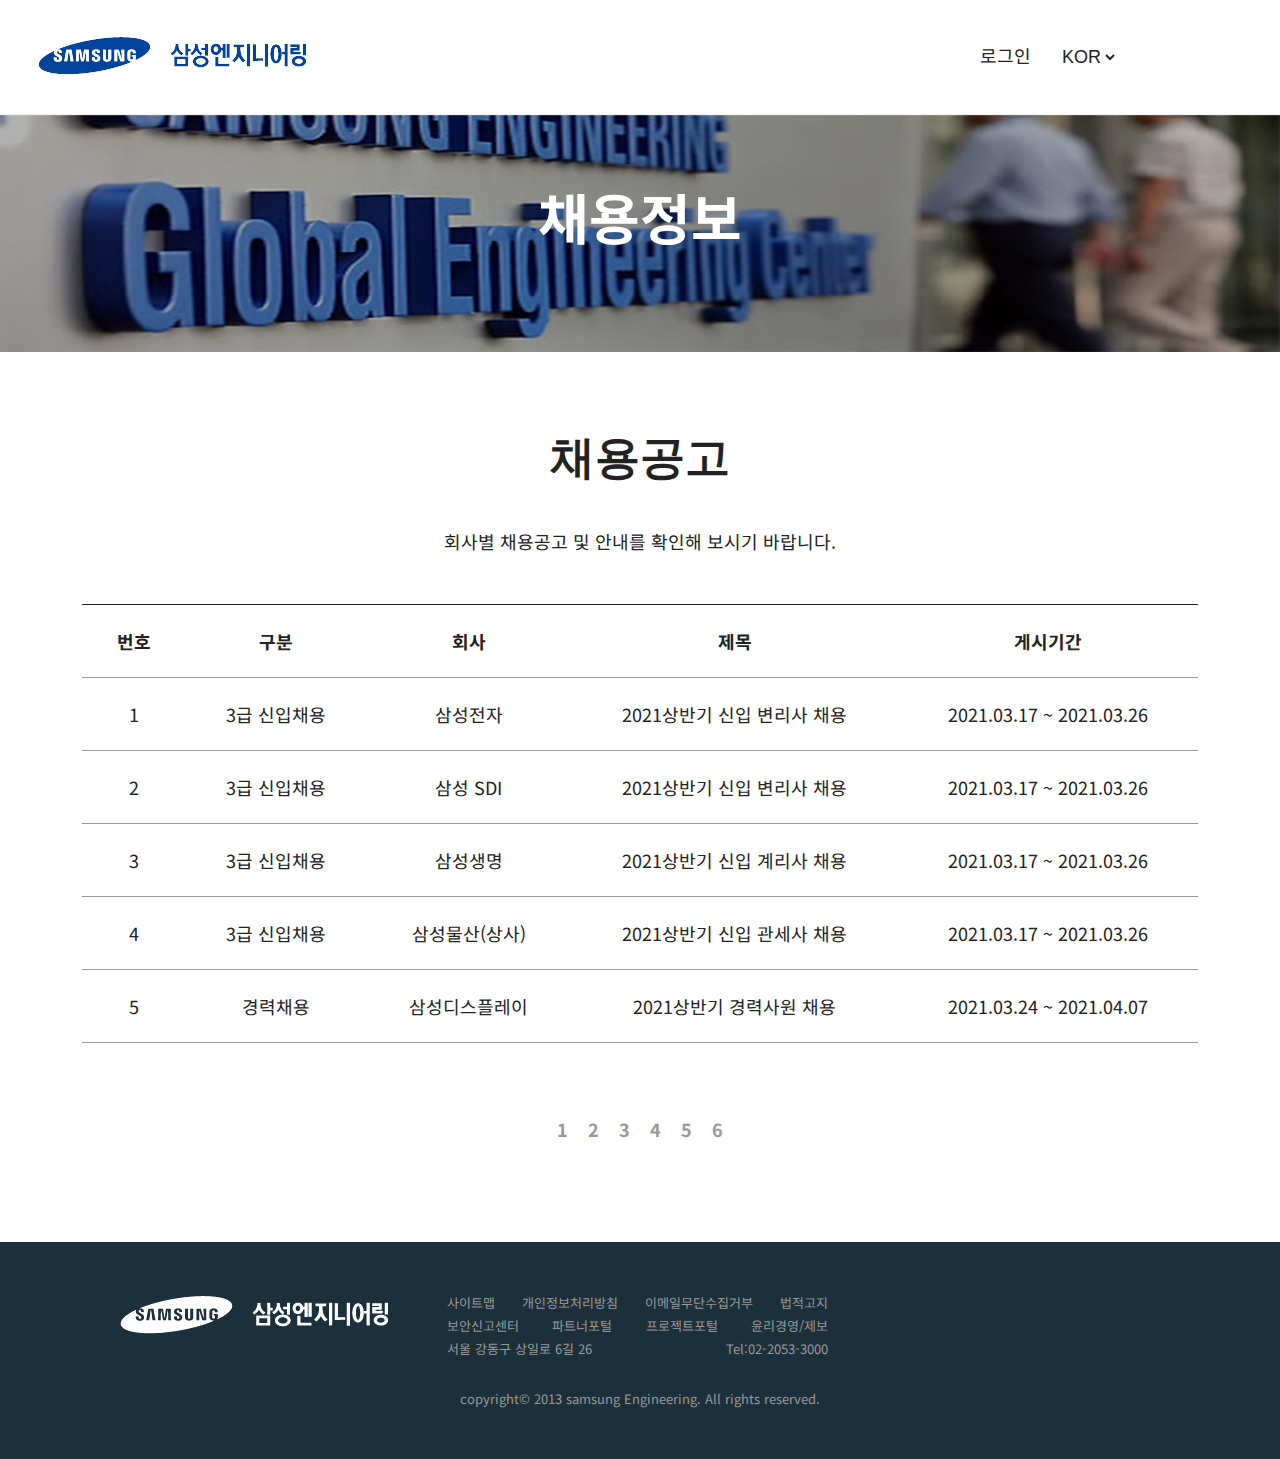
<file: recruit.html>
<!DOCTYPE html>
<html lang="ko">
<head>
    <meta charset="UTF-8">
    <meta http-equiv="X-UA-Compatible" content="IE=edge">
    <title>Recruit-Samsung Engineering</title>
    <meta name="keyword" content="samsung engineering, 삼성엔지니어링, 삼성, 엔지니어링">
    <meta name="description" content="세계 최고 수준의 기술경쟁력을 갖춘 EPC 회사">
    <meta name="robots" content="all">
    <meta name="viewport" content="width=device-width, initial-scale=1.0">
    <!-- favicon -->
    <link rel="apple-touch-icon" sizes="57x57" href="images/favicon/apple-icon-57x57.png">
    <link rel="apple-touch-icon" sizes="60x60" href="images/favicon/apple-icon-60x60.png">
    <link rel="apple-touch-icon" sizes="72x72" href="images/favicon/apple-icon-72x72.png">
    <link rel="apple-touch-icon" sizes="76x76" href="images/favicon/apple-icon-76x76.png">
    <link rel="apple-touch-icon" sizes="114x114" href="images/favicon/apple-icon-114x114.png">
    <link rel="apple-touch-icon" sizes="120x120" href="images/favicon/apple-icon-120x120.png">
    <link rel="apple-touch-icon" sizes="144x144" href="images/favicon/apple-icon-144x144.png">
    <link rel="apple-touch-icon" sizes="152x152" href="images/favicon/apple-icon-152x152.png">
    <link rel="apple-touch-icon" sizes="180x180" href="images/favicon/apple-icon-180x180.png">
    <link rel="icon" type="image/png" sizes="192x192"  href="images/favicon/android-icon-192x192.png">
    <link rel="icon" type="image/png" sizes="32x32" href="images/favicon/favicon-32x32.png">
    <link rel="icon" type="image/png" sizes="96x96" href="images/favicon/favicon-96x96.png">
    <link rel="icon" type="image/png" sizes="16x16" href="images/favicon/favicon-16x16.png">
    <link rel="manifest" href="images/favicon//manifest.json">
    <meta name="msapplication-TileColor" content="#ffffff">
    <meta name="msapplication-TileImage" content="images/favicon/ms-icon-144x144.png">
    <meta name="theme-color" content="#ffffff">
    <!-- opengraph -->
    <meta property="og:title" content="삼성엔지니어링 : Global Top Engineering-based Project Management Company" />
	<meta property="og:type" content="website" />
	<meta property="og:url" content="https://www.uidesign.com" />
	<meta property="og:image" content="https://www.uidesign.com/" />
	<meta property="og:description" content="세계 최고 수준의 기술경쟁력을 갖춘 EPC 회사" />
    <link rel="stylesheet" href="https://cdnjs.cloudflare.com/ajax/libs/font-awesome/5.15.3/css/all.min.css" integrity="sha512-iBBXm8fW90+nuLcSKlbmrPcLa0OT92xO1BIsZ+ywDWZCvqsWgccV3gFoRBv0z+8dLJgyAHIhR35VZc2oM/gI1w==" crossorigin="anonymous" />
    <link rel="stylesheet" href="css/main.css">
    <link rel="stylesheet" href="css/responsive.css">
</head>
<body>
    <header>
        <div>
            <h1 class="logo"><a href="index.html">samsung</a></h1>
            <nav>
                <ul class="main-menu">
                    <li><a href="">About us</a>
                        <ul>
                            <li><a href="business.html">회사소개</a></li>
                            <li><a href="">경영진</a></li>
                            <li><a href="">수상실적</a></li>
                            <li><a href="">글로벌오피스</a></li>
                            <li><a href="location.html">오시는길</a></li>
                        </ul>
                    </li>
                    <li><a href="">Business</a>
                        <ul>
                            <li><a href="">서비스</a></li>
                            <li><a href="">사업분야</a></li>
                            <li><a href="project.html">대표프로젝트</a></li>
                        </ul>
                    </li>
                    <li><a href="">Investors</a>
                        <ul>
                            <li><a href="">재무정보</a></li>
                            <li><a href="">주가정보</a></li>
                            <li><a href="">전자공고</a></li>
                            <li><a href="">공시정보</a></li>
                            <li><a href="">ir자료실</a></li>
                            <li><a href="">기업 지배구조</a></li>
                        </ul>
                    </li>
                    <li><a href="">Sustainability</a>
                        <ul>
                            <li><a href="">지속가능경영</a> </li>
                            <li><a href="">윤리&middot;준법경영</a></li>
                            <li><a href="">품질경영</a></li>
                            <li><a href="">안전&middot;보건&middot;환경경영</a></li>
                            <li><a href="">상생경영</a></li>
                            <li><a href="">나눔경영</a></li>
                        </ul>
                    </li>
                    <li><a href="">Pr</a>
                        <ul>
                            <li><a href="">공지사항</a></li>
                            <li><a href="">뉴스</a></li>
                            <li><a href="">pr자료실</a></li>
                        </ul>
                    </li>
                    <li><a href="">Careers</a>
                        <ul>
                            <li><a href="">직무소개</a></li>
                            <li><a href="">인재양성</a></li>
                            <li><a href="">인재상</a></li>
                            <li><a href="recruit.html">채용정보</a></li>
                            <li><a href="FAQ.html">채용문의</a></li>
                        </ul>
                    </li>
                </ul>
                <div class="top-menu">
                    <p><a href="login.html">로그인</a></p>
                    <div class="language_select">
                        <label for="langs" class="hidden">Kor</label>
                        <select name="#" id="langs">
                            <option value="kor">Kor</option>
                            <option value="Eng">Eng</option>
                            <option value="Chi">Chi</option>
                            <option value="Jpn">Jpn</option>
                        </select>
                    </div>
                    <p>
                        <a href=""><i class="fas fa-search"></i></a>
                    </p>
                </div>
            </nav>
            <button class="menu_toggle">
                <i class="fas fa-bars"></i>
                <i class="fas fa-times"></i>
            </button>
        </div>
    </header><!-- header -->
    <section class="sub_banner">
        <h2>채용정보</h2>
    </section><!-- sub banner-->
    <section class="recruit container inner-top-pd3">
        <h2 class="main-tt bottom-mg2">채용공고</h2>
        <p class="bottom-mg2">회사별 채용공고 및 안내를 확인해 보시기 바랍니다.</p>
        <table class="recruit_table">
            <thead>
                <tr>
                    <th scope="col">번호</th>
                    <th scope="col">구분</th>
                    <th scope="col">회사</th>
                    <th scope="col">제목</th>
                    <th scope="col">게시기간</th>
                </tr>
            </thead>
            <tbody>
                <tr>
                    <th scope="row">1</th>
                    <td>3급 신입채용</td>
                    <td>삼성전자</td>
                    <td>2021상반기 신입 변리사 채용</td>
                    <td>2021.03.17 ~ 2021.03.26</td>
                </tr>
                <tr>
                    <th scope="row">2</th>
                    <td>3급 신입채용</td>
                    <td>삼성 SDI</td>
                    <td>2021상반기 신입 변리사 채용</td>
                    <td>2021.03.17 ~ 2021.03.26</td>
                </tr>
                <tr>
                    <th scope="row">3</th>
                    <td>3급 신입채용</td>
                    <td>삼성생명</td>
                    <td>2021상반기 신입 계리사 채용</td>
                    <td>2021.03.17 ~ 2021.03.26</td>
                </tr>
                <tr>
                    <th scope="row">4</th>
                    <td>3급 신입채용</td>
                    <td>삼성물산(상사)</td>
                    <td>2021상반기 신입 관세사 채용</td>
                    <td>2021.03.17 ~ 2021.03.26</td>
                </tr>
                <tr>
                    <th scope="row">5</th>
                    <td>경력채용</td>
                    <td>삼성디스플레이</td>
                    <td>2021상반기 경력사원 채용</td>
                    <td>2021.03.24 ~ 2021.04.07</td>
                </tr>
                <tr>
                    <th scope="row">6</th>
                    <td>경력채용</td>
                    <td>삼성디스플레이</td>
                    <td>열린상담센터 임상/상담심리전문가 채용</td>
                    <td>2021.03.24 ~ 2021.04.07</td>
                </tr>
                <tr>
                    <th scope="row">7</th>
                    <td>경력채용</td>
                    <td>삼성 SDS</td>
                    <td>심리상담사 경력사원 채용 공고</td>
                    <td>2021.03.24 ~ 2021.04.07</td>
                </tr>
                <tr>
                    <th scope="row">8</th>
                    <td>3급 신입채용</td>
                    <td>삼성전자</td>
                    <td>2021상반기 신입 변리사 채용</td>
                    <td>2021.03.17 ~ 2021.03.26</td>
                </tr>
                <tr>
                    <th scope="row">9</th>
                    <td>3급 신입채용</td>
                    <td>삼성 SDI</td>
                    <td>2021상반기 신입 변리사 채용</td>
                    <td>2021.03.17 ~ 2021.03.26</td>
                </tr>
                <tr>
                    <th scope="row">10</th>
                    <td>3급 신입채용</td>
                    <td>삼성생명</td>
                    <td>2021상반기 신입 계리사 채용</td>
                    <td>2021.03.17 ~ 2021.03.26</td>
                </tr>
                <tr>
                    <th scope="row">11</th>
                    <td>3급 신입채용</td>
                    <td>삼성물산(상사)</td>
                    <td>2021상반기 신입 관세사 채용</td>
                    <td>2021.03.17 ~ 2021.03.26</td>
                </tr>
                <tr>
                    <th scope="row">12</th>
                    <td>경력채용</td>
                    <td>삼성디스플레이</td>
                    <td>2021상반기 경력사원 채용</td>
                    <td>2021.03.24 ~ 2021.04.07</td>
                </tr>
                <tr>
                    <th scope="row">13</th>
                    <td>경력채용</td>
                    <td>삼성디스플레이</td>
                    <td>열린상담센터 임상/상담심리전문가 채용</td>
                    <td>2021.03.24 ~ 2021.04.07</td>
                </tr>
                <tr>
                    <th scope="row">14</th>
                    <td>경력채용</td>
                    <td>삼성 SDS</td>
                    <td>심리상담사 경력사원 채용 공고</td>
                    <td>2021.03.24 ~ 2021.04.07</td>
                </tr>
                <tr>
                    <th scope="row">15</th>
                    <td>경력채용</td>
                    <td>삼성디스플레이</td>
                    <td>열린상담센터 임상/상담심리전문가 채용</td>
                    <td>2021.03.24 ~ 2021.04.07</td>
                </tr>
                <tr>
                    <th scope="row">16</th>
                    <td>경력채용</td>
                    <td>삼성 SDS</td>
                    <td>심리상담사 경력사원 채용 공고</td>
                    <td>2021.03.24 ~ 2021.04.07</td>
                </tr>
                <tr>
                    <th scope="row">17</th>
                    <td>3급 신입채용</td>
                    <td>삼성전자</td>
                    <td>2021상반기 신입 변리사 채용</td>
                    <td>2021.03.17 ~ 2021.03.26</td>
                </tr>
                <tr>
                    <th scope="row">18</th>
                    <td>3급 신입채용</td>
                    <td>삼성 SDI</td>
                    <td>2021상반기 신입 변리사 채용</td>
                    <td>2021.03.17 ~ 2021.03.26</td>
                </tr>
                <tr>
                    <th scope="row">19</th>
                    <td>3급 신입채용</td>
                    <td>삼성생명</td>
                    <td>2021상반기 신입 계리사 채용</td>
                    <td>2021.03.17 ~ 2021.03.26</td>
                </tr>
                <tr>
                    <th scope="row">20</th>
                    <td>3급 신입채용</td>
                    <td>삼성물산(상사)</td>
                    <td>2021상반기 신입 관세사 채용</td>
                    <td>2021.03.17 ~ 2021.03.26</td>
                </tr>
                <tr>
                    <th scope="row">21</th>
                    <td>경력채용</td>
                    <td>삼성디스플레이</td>
                    <td>2021상반기 경력사원 채용</td>
                    <td>2021.03.24 ~ 2021.04.07</td>
                </tr>
                <tr>
                    <th scope="row">22</th>
                    <td>경력채용</td>
                    <td>삼성디스플레이</td>
                    <td>열린상담센터 임상/상담심리전문가 채용</td>
                    <td>2021.03.24 ~ 2021.04.07</td>
                </tr>
                <tr>
                    <th scope="row">23</th>
                    <td>경력채용</td>
                    <td>삼성 SDS</td>
                    <td>심리상담사 경력사원 채용 공고</td>
                    <td>2021.03.24 ~ 2021.04.07</td>
                </tr>
                <tr>
                    <th scope="row">24</th>
                    <td>경력채용</td>
                    <td>삼성디스플레이</td>
                    <td>2021상반기 경력사원 채용</td>
                    <td>2021.03.24 ~ 2021.04.07</td>
                </tr>
                <tr>
                    <th scope="row">25</th>
                    <td>경력채용</td>
                    <td>삼성디스플레이</td>
                    <td>열린상담센터 임상/상담심리전문가 채용</td>
                    <td>2021.03.24 ~ 2021.04.07</td>
                </tr>
                <tr>
                    <th scope="row">26</th>
                    <td>경력채용</td>
                    <td>삼성 SDS</td>
                    <td>심리상담사 경력사원 채용 공고</td>
                    <td>2021.03.24 ~ 2021.04.07</td>
                </tr>
                <tr>
                    <th scope="row">27</th>
                    <td>경력채용</td>
                    <td>삼성 SDS</td>
                    <td>심리상담사 경력사원 채용 공고</td>
                    <td>2021.03.24 ~ 2021.04.07</td>
                </tr>
                <tr>
                    <th scope="row">28</th>
                    <td>경력채용</td>
                    <td>삼성 SDS</td>
                    <td>심리상담사 경력사원 채용 공고</td>
                    <td>2021.03.24 ~ 2021.04.07</td>
                </tr>
                <tr>
                    <th scope="row">29</th>
                    <td>경력채용</td>
                    <td>삼성 SDS</td>
                    <td>심리상담사 경력사원 채용 공고</td>
                    <td>2021.03.24 ~ 2021.04.07</td>
                </tr>
                <tr>
                    <th scope="row">30</th>
                    <td>경력채용</td>
                    <td>삼성 SDS</td>
                    <td>심리상담사 경력사원 채용 공고</td>
                    <td>2021.03.24 ~ 2021.04.07</td>
                </tr>
            </tbody>
        </table>
        <div class="pagination">
            <ol class="numbers">
                <!-- <li><a href="">1</a></li>
                <li><a href="">2</a></li>
                <li><a href="">3</a></li>
                <li><a href="">4</a></li>
                <li><a href="">5</a></li>
                <li><a href="">6</a></li> -->
            </ol>
        </div> 
    </section><!-- recruit -->
    
    <footer class="footer-top-mg3">
        <div class="container">
            <div class="ft">
                <h1 class="logo"><a href="index.html">samsung</a></h1>
                <div class="ft-menu">
                    <ul class="item">
                        <li><a href="">사이트맵</a></li>
                        <li><a href="">개인정보처리방침</a></li>
                        <li><a href="">이메일무단수집거부</a></li>
                        <li><a href="">법적고지</a></li>
                    </ul>
                    <ul class="item">
                        <li><a href="">보안신고센터</a></li>
                        <li><a href="">파트너포털</a></li>
                        <li><a href="">프로젝트포털</a></li>
                        <li><a href="">윤리경영/제보</a></li>
                    </ul>
                    <ul class="item">
                        <li>서울 강동구 상일로 6길 26</li>
                        <li>Tel:02-2053-3000</li>
                    </ul>
                </div>
            </div>
            <ul class="social_media">
                <li><a href=""><i class="fas fa-cloud"></i></a></li>
                <li><a href=""><i class="fab fa-facebook"></i></a></li>
            </ul>
                <p class="copyright">
                    copyright&copy; 2013 samsung Engineering. All rights reserved.
                </p>
            </div>
    </footer><!-- footer -->

    <script src="https://code.jquery.com/jquery-3.6.0.min.js" integrity="sha256-/xUj+3OJU5yExlq6GSYGSHk7tPXikynS7ogEvDej/m4=" crossorigin="anonymous"></script>
    <script src="js/main.js"></script>
    
</body>
</html>
</file>
<file: css/responsive.css>
@media screen and (max-width:1465px){

    /*main-page*/
    header{
        padding: 27px 0px;
    }
    .menu_toggle{
        display:block;
        margin-right:54px;
        cursor:pointer;
        position:fixed;
        z-index: 1001;
        right:-100px;
        margin-bottom:33px;
    }
    .menu_toggle i:last-child{
        display:none;
        color:#fff;
    }
    .menu_toggle.active i:last-child{
        display:block;
    }
    .menu_toggle.active i:first-child{
        display:none;
    }
    .main-menu{
        position:fixed;
        z-index: 1000;
        left:0; top:0; right:0; bottom:0;
        background:rgba(0,0,0,.9);
        margin:0;
        display: flex;
        justify-content: center;
        align-items: flex-start;
        flex-direction: column;
        opacity: 0;
        visibility: hidden;
        transition: 0.3s;
    }
    .main-menu.active{
        opacity: 1;
        visibility: visible;
    }
    .top-menu{
        margin:0 108px 0 0;
    }
    .main-menu > li{
        margin:27px 0 27px 27px;
        text-align: left;
    }  
    .main-menu > li > a{
        font-weight: bold;
        
    }
    .main-menu > li > li{
        margin-left:500px;
    }
    nav{
        width:100%;
        justify-content: flex-end;
    }
    .main-menu > li ul li {
        margin-left:400px;
        right:50%;
    }
    header:hover .main-menu > li > a{
        color:#fff;
    }
    .main-menu > li > a:hover{
        border-bottom: 2px solid #fff;
    }
    .main-menu > li ul{
        position:fixed;
        top:50%;
        left:50%;
        transform: translate(-450px, -50%);
        visibility: hidden;
        opacity:0;
    }
    .main-menu > li ul li a{
        color:#fff;
        font-size:16px;
    }

}/* max-width:1465px */






@media screen and (max-width:1146px){
/*main-page*/
    .container{
        width:100%;
        margin:0 auto;
        padding:0 15px;
        box-sizing: border-box;
    }
    .inner-top-pd3 {
        padding:81px 0 0;
    }
    .news ul {
        padding:0 15px;
        box-sizing: border-box;
    }
    .news li {
        width: 30%;
    }
    .news li figcaption {
        padding: 10px 10px;
    }

    .our_services > ul {
        justify-content: center;
        flex-wrap:wrap;
        padding:0 27px;
    }
    .main_business h2 {
        margin-right: 81px;
    }
    .main_business .masonry{ 
        width:60%;
        column-gap: 1rem;
    }

    footer .ft {
        display: flex;
        flex-wrap: wrap;
        justify-content: center;
    }
    footer .ft h1 {
        margin-bottom: 27px;
    }
    footer .social_media {
        margin-bottom:27px;
    }
    /*subpage-recruit*/

    .recruit_table {
        width: 90%;
        }
    .recruit_table td:nth-child(2),
    .recruit_table thead th:nth-child(2){
        display:none;
    }
    /*subpage-faq*/
    .faq_question {
        width: 90%;
    }
    .faq_question .faq_head, .faq_question .faq_body {
        padding: 27px 20px 27px 20px;
    }
    /*subpage-location*/
    .location,
    .project,
    .business {
        padding:81px 15px 0;
    }
    .map_info .info div {
        margin-left: 40px;
    }
    .public_trans ul:first-child li p:nth-child(2){
        white-space: nowrap;
    }
    .public_trans ul:nth-child(3) li p:nth-child(2){
        white-space: nowrap;
    }


}/* max-width:1146px */






@media screen and (max-width:900px){
    /*main-page*/
    header h1{
        margin-right:27px;
    }
    .top-menu{
        display:none;
    }
    .news ul {
        flex-wrap:wrap;
    }
    .news li {
        width:45%;
        margin-bottom:27px;
    }
    .main_business{
        flex-wrap: wrap;
        justify-content: center;
    }
    .main_business h2 {
        margin-bottom:54px;
        margin-right:0;
    }
    .main_business .masonry {
        width: 81%;
        columns: 11rem;
    }
    /* subpage-login */
    .sns_login .login_btn {
        flex-wrap: wrap;
    }
    .sns_login .login_btn p {
        margin:0 0 23px 23px;
    }

    .login form input {
        width: 60%;
        height: 8%;
        line-height:60px;
    }
    .login_chk ul li{
        font-size:16px;
    }
    /*subpage-recruit*/

    .recruit_table {
        width:90%;
    }
    .recruit_table th:first-child,
    .recruit_table td:nth-child(5),
    .recruit_table thead th:nth-child(5){
        display:none;
    }  

    /*subpage-faq*/

    .select_btn {
        flex-wrap: wrap;
    }
    .select_btn div:first-child {
        display:none;
    }
    .select_btn p input {
        width:350px;
    }

    /*subpage-project*/

    .project .mix-wrapper {
        justify-content: space-evenly;
    }
    .project .mix-wrapper > div {
        width: 40%;
    }

    /*subpage-business*/
    .main_point_flex dl {
        width: 100%;
    }
    .management_pri_flex ol{
        width: 100%;
        margin-bottom:27px;
    }
    .main_point_flex dt {
        width: 80px;
        height: 80px;
    }
    .main_point_flex svg{
        width:80px;
        height:80px;
    }
    /*subpage-location*/

    .public_trans {
        flex-direction: column;
        margin-left:27px;
    }
    .public_trans > h3 {
        margin-bottom:20px;
    }
    .public_trans i {
        font-size: 35px;
        margin-bottom:5px;
    }
    .public_trans p:nth-child(4){
        margin-top:27px;
    }

    /*popup*/
    .popup{
        width:50%;
    }
}/* max-width:900px */





@media screen and (max-width:500px){
    /*main-page*/
    .main-tt{
        font-size:35px;
    }
    h3{
        font-size:16px;
    }
    p:not(.copyright){
        font-size:16px;
    }
    .sub_banner h1{
        font-size:45px;
    }
    .news li figcaption h4{
        font-size:13px;
    }
    .news li{
        width:48%;
    }
    .our_services > ul{
        padding:0;
    }
    .our_services > ul li {
        margin-bottom:27;
    }
    .services_Ul > div .container {

        margin: 150px 35px;
    }
    .our_services > ul .icon{
        background:url(../images/mobile_sprite.png) no-repeat;
        width:65px;
        height:65px;
    }
    .our_services > ul .list2{
        background-position: -85px 0;
    }
    .our_services > ul .list3{
        background-position: -170px 0;
    }
    .our_services > ul .list4{
        background-position: -255px 0;
    }
    .our_services > ul .list5{
        background-position: 0 -85px;
    }
    .our_services > ul .list6{
        background-position: -85px -85px;
    }
    .our_services > ul .list7{
        background-position: -170px -85px;
    }
    .our_services > ul .list8{
        background-position: -255px -85px;
    }
    .our_services > ul .list1:hover{
        background-position: 0 -170px;
        color:#3f70c1;
    }
    .our_services > ul .list2:hover{
        background-position: -85px -170px;
    }
    .our_services > ul .list3:hover{
        background-position: -170px -170px;
    }
    .our_services > ul .list4:hover{
        background-position: -255px -170px;
    }
    .our_services > ul .list5:hover{
        background-position: 0 -255px;
    }
    .our_services > ul .list6:hover{
        background-position: -85px -255px;
    }
    .our_services > ul .list7:hover{
        background-position: -170px -255px;
    }
    .our_services > ul .list8:hover{
        background-position: -255px -255px;
    }


    /* subpage-login */
    .sns_login .login_btn p:nth-child(3) {
        margin-right: 0;
    }
    /*subpage-recruit*/

    .recruit_table {
        font-size:16px;
    }
    
    /*subpage-faq*/

    .select_btn div:nth-child(2) {
        margin-right: 0;
        margin-bottom:23px;
    }
    /*subpage-business*/
    .main_point .main_point_flex {
        justify-content: center;
    }

    .management_pri_flex li,
    .main_point_flex dd {
        font-size: 16px;
    }
    .management_pri_flex {
        padding: 0 0 0 27px;
    }

















}/* max-width:500px */
</file>
<file: css/main.css>
@import url(reset.css);
@import url('https://fonts.googleapis.com/css2?family=Noto+Sans+KR:wght@400;700&family=Noto+Sans:ital,wght@0,400;0,700;1,700&display=swap');

/*
font-family: 'Noto Sans', sans-serif;
font-family: 'Noto Sans KR', sans-serif;
*/

/*--------------------- layout ----------------------*/
.container{
    width:1116px;
    margin:0 auto;
}
hr{
    border:none;
    border-top:1px solid #eeeeee;
}
.inner-top-pd3{
    padding-top:81px;
}
.bottom-mg2{
    margin-bottom:54px;
}
.footer-top-mg3{
    margin-top:81px;
}
.bottom-mg4{
    margin-bottom: 108px;
}
.hidden{
    display:none;
}
button{
    display:inline-block;
    width:164px;
    height:55px;
    border-radius: 5px;
    background-color:#07836d;
    color:#fff;
    font-weight: bold;
    font-size: 16px;

}
button:hover{
    background-color: #12574b;
}


/*--------------------- typography ----------------------*/
body{
    font-family: 'Noto Sans KR', sans-serif;
    color:#222222;
    font-size:18px;
    line-height: 1;
    overflow-x: hidden;
}
.main-tt{
    font-family: 'Noto Sans', sans-serif;
    font-size: 45px;
    font-weight: bold;
    text-align: center;
}
h2{
    font-size:45px;
    line-height:1;
}
h3{
    font-size:20px;
    line-height:1;
}
h4{
    font-size:16px;
    line-height:1;
}

/*--------------------- header ----------------------*/
header{
    position:absolute;
    width:100%;
    transition:0.3s ease-in;
    z-index:999;
    padding:27px 54px;
    background:linear-gradient(transparent 116px, rgba(255,255,255,0.5) 50px, rgba(255,255,255,0.5));
    overflow: hidden;
    white-space: nowrap;
    box-sizing: border-box;
    /* height:400px; */
}
header > div{
    display:flex;
    align-items: center;
}
header:hover{
    background:linear-gradient(#fff 116px, rgba(255,255,255,0.5) 50px, rgba(255,255,255,0.5));
    box-shadow: 0 1px 1px #eeeeee;
}
header:hover .logo a{
    background:url(../images/logo-hov.png) no-repeat;
    width:290px;
    height:60px;
}
header:hover .main-menu > li > a,
header:hover .top-menu > p > a,
header:hover .language_select select,
header:hover .menu_toggle{
    color:#222222;
}
header:hover .menu_toggle{
    background:none;
    border:none;
}

nav, .main-menu, .top-menu{
    display:flex;
}
.logo a {
    width:290px;
    height:60px;
    background:url(../images/logo.png) no-repeat;
    text-indent: -9999em;
    display:block;
    margin-left:27px;
}
/* nav{
    margin-top:40px;
} */
.main-menu{
   margin:0 108px 0 108px;
}
.main-menu > li{
    font-family: 'Noto Sans', sans-serif;
    text-transform: uppercase;
    position:relative;
    text-align: center;
    margin-right:27px;
}
.main-menu > li > a:hover{
    border-bottom: 2px solid #222222;
}
.main-menu > li > a,
.top-menu > p > a,
.language_select{
    color:#fff;
}
.main-menu > li ul{
    position:absolute;
    padding-top:65px;
    left:50%;
    transform: translateX(-50%);
    transition: 0.3s;
    /* visibility: hidden;
    opacity:0; */
    transition:0.3s ease-in-out;
    /* display:block; */

}
.main-menu > li:hover ul{
    visibility: visible;
    opacity:1;
}
.main-menu > li ul li{
    margin-top:10px;
    padding:13px 0;
    white-space:nowrap;
}
.top-menu > *{
    margin-right:27px;
} 
.language_select select{
    border:none;
    color:#fff;
    text-transform: uppercase;
    font-size: 18px;
    background:none;
}
.language_select select option{
    color:#222222;
}
.main-menu > li ul li:hover a{
    color:#3f70c1;
}
.menu_toggle {
    padding:27px 0;
    border:none;
    background:none;
    font-size: 27px;
    display:none;
}


/*header fixed*/
header.fixed { 
    position: fixed; 
    top: 0; 
    background: #fff;
    box-shadow:0 2px 3px rgba(0,0,0,.15);
}
header.fixed .logo a{
    background:url(../images/logo-hov.png) no-repeat;
    width:290px;
    height:60px;
}
header.fixed .main-menu > li > a,
header.fixed .top-menu > p > a,
header.fixed .language_select select,
header.fixed .menu_toggle{
    color:#222222;
}

/*--------------------- banner ----------------------*/
.slider{
    position:relative;
    width:100%;
    height:100vh;   
}
.slides{
    position:absolute;
    width:100%;
    height:100vh;
    display:flex;
    overflow: hidden;
}
.slides > div{
    position:absolute;
    width:100%;
    height:100%;
}
.slide{
    display:flex;
    align-items: center;
}
.slide > div{
    z-index:1;
}
.slides video{
    position:absolute;
    z-index:-1;
}
.slide2{
    background:url(../images/secondbanner.jpg) no-repeat center/cover;
}
.slide3{
    background:url(../images/thirdbanner.jpg) no-repeat center/cover;
}

.slides .content p{
    color:#fff;
    font-size:27px;
    font-weight: bold;
}
.slides .slide1 .content p{
    font-family: 'Noto Sans', sans-serif;
    font-style: italic;
    font-size: 55px;
    color:#fff;
}
.slides .content span{
    color:#002c5e;
}

.slider .pager .bx-pager{
    position: absolute;
    left: 0;right: 0;bottom: 27px;
    height:27px;
    display: flex;
    justify-content: center;
    align-items: center;
    z-index:2;
}
/* .slider .pager .bx-pager{
    display: flex;
} */
.slider .pager a{ 
    display: block;   
    width: 9px;
    height: 9px;
    border-radius:50%;
    border:2px solid transparent;
    background:rgba(255,255,255,.5);
    margin:0 20px;
    text-indent: -9999em;
}
.slider .pager a.active{
    background:rgba(255,255,255,255);
} 



/*--------------------- news part ----------------------*/
.news{
    text-align: center;
}
.news ul{
    display: flex;
    justify-content: space-between;
    align-items: center;
    width:100%;
    margin-bottom:54px;
}
.news li{
    width:356px;
    height:380px;
    /* margin-right:24px; */
    transition:0.3s;
    border:1px solid #eeeeee;
}

.news li:last-child{
    margin-right:0;
}
.news li img{
    transition:0.3s;
    width:100%;
}
.news li .imgwrap{
    position:relative;
    overflow: hidden;
}
.news li .link{
    position:absolute;
    top:0; left:0; right:0; bottom:0;
    background:rgba(0,0,0,.5);
    display:flex;
    align-items: center;
    justify-content: center;
    opacity:0;
    transition:0.3s ease-out;
}
.news li .link a{
    color:#fff;
    font-size:22px;
}
.news li .link a:hover{
    color:#eeeeee;
}
.news li:hover{
    box-shadow: 0 0 7px rgba(0,0,0,.15);
}
.news li:hover .link{
    opacity:1;
}
.news li:hover img{
    transform:scale(1.1);
}
.news li figcaption{
    padding:20px 70px;
}
.news li figcaption > * {
    margin-bottom:30px;
}
.news li figcaption h4:last-child{
    margin-bottom: 0;
}
.news li figcaption h3,h2{
    font-weight: bold;
}
.news li figcaption h4{
    color:#666666;
}
.news li figcaption h4:nth-child(2){
    font-weight: bold;
}
/*--------------------- services ----------------------*/

.our_services > p{
    font-size: 13px;
    color:#3f70c1;
    text-align: end;
    margin-top:27px;
    text-align: center;
}
.our_services > ul{
    display:flex;
    justify-content: space-between;
}

.our_services > ul li{
    text-align: center;
    width:216px;
    margin-bottom: 27px;
    font-size: 16px;
    white-space: nowrap;
}

.our_services > ul .icon{
    background:url(../images/sprite.png) no-repeat;
    width:137px;
    height:137px;
    display:inline-block;
    text-indent: -9999em;
}

.our_services > ul .list2{
    background-position: -140px 0;
}
.our_services > ul .list3{
    background-position: -280px 0;
}
.our_services > ul .list4{
    background-position: -420px 0;
}
.our_services > ul .list5{
    background-position: 0 -140px;
}
.our_services > ul .list6{
    background-position: -140px -140px;
}
.our_services > ul .list7{
    background-position: -280px -140px;
}
.our_services > ul .list8{
    background-position: -420px -140px;
}
.our_services > ul .list1:hover{
    background-position: 0 -280px;
    color:#3f70c1;
}
.our_services > ul .list2:hover{
    background-position: -140px -280px;
}
.our_services > ul .list3:hover{
    background-position: -280px -280px;
}
.our_services > ul .list4:hover{
    background-position: -420px -280px;
}
.our_services > ul .list5:hover{
    background-position: 0 -420px;
}
.our_services > ul .list6:hover{
    background-position: -140px -420px;
}
.our_services > ul .list7:hover{
    background-position: -280px -420px;
}
.our_services > ul .list8:hover{
    background-position: -420px -420px;
}
.service_list a{
    margin-bottom: 5px;
}
.service_list li:hover p{
    color:#3f70c1;
    font-weight: bold;
}
/*--------------------- services slide ----------------------*/
.our_services_slides{
    position:relative;
    height:567px;
    overflow: hidden;
}
.our_services_slides > div{
    position:absolute;
    width:100%;
    height:100%;
}
.services_Ul > div{
    background:no-repeat center/cover;
    width:100%;
    height:100%;
    transition: transform 0.3s ease-in-out;
    position:absolute;
    left:0;
    top:0;
}
.services_Ul > div .container{
    width:300px;
    margin:150px 150px;
    color:#fff;
}
.services_Ul > div:first-child{
    background-image: url(../images/01slide_img.png);
}
.services_Ul > div:nth-child(2){
    background-image:url(../images/02slide_img.png);
}
.services_Ul > div:nth-child(3){
    background-image:url(../images/03slide_img.png);
}
.services_Ul > div:nth-child(4){
    background-image:url(../images/04slide_img.png);
}
.services_Ul  > div:nth-child(5){
    background-image:url(../images/05slide_img.png);
}
.services_Ul > div:nth-child(6){
    background-image:url(../images/06slide_img.png);
}
.services_Ul > div:nth-child(7){
    background-image:url(../images/07slide_img.png);
}
.services_Ul > div:nth-child(8){
    background-image:url(../images/08slide_img.png);
}

.services_Ul div .slides_contents h3:first-child{
    font-weight: bold;
    margin-bottom:162px ;
    text-align: center;
}
 

/*--------------------- innovation ----------------------*/
.counter_list{
    display:flex;
    justify-content: space-between;
    margin-bottom: 54px;
}
.counter_list li{
    text-align: center;
    width:260px;
}
.counter_list li .item{
    font-size:20px;
}
.counter_list li p:nth-child(2){
    margin-bottom:27px;
}
.counter_list li p:last-child{
    font-size: 25px;
}
.counter_list li p:last-child span{
    font-size: 55px;
}
.counter_list hr{
    border:none;
    border: 1px solid #eeeeee;  
    width:100%;
}
/*--------------------- business ----------------------*/
.main_business{
    display:flex;
}
.main_business h2{
    margin-right:118px;
    white-space: nowrap;
}
.main_business h3{
    font-weight: bold;
    margin-bottom:20px;
}
.main_business p{
    font-size:16px;
}

.main_business .masonry{
    margin:0 0 5rem 0;
    width:80%;
    columns:15rem;
    column-gap:2rem;
}
.masonry li{
    margin-bottom:2rem;
    break-inside: avoid;
}
.masonry li img{
    max-width:100%;
    margin-bottom:20px;
    transition: 0.3s;

}
.masonry li .wrap{
    position:relative;
    overflow: hidden;
}
.masonry li:hover img{
    transform:scale(1.1);
}

/*--------------------- footer ----------------------*/
footer{
    background:#1c303b;
    color:#999999;
    font-size: 13px;
    padding:27px 0;
}
footer .logo{
    margin-top:-10px;
}
footer a {
    color:#999999;
}
footer a:hover {
    color:#fff;
}
footer > div{
    padding:27px 0 27px 0;
}
footer .ft{
    display:flex;
    justify-content: flex-start;
    margin-bottom:27px;
}

footer .ft h1{
    margin-right:48px;
}

.ft-menu ul{
    display:flex;
    justify-content: space-between;
    margin-bottom:10px;
}
.ft-menu ul li{
    margin-right:27px;
}

footer .social_media{
    display:flex;
    justify-content: flex-end;
}
footer .copyright{
    text-align: center;
}
.social_media li{
    margin-right:20px;
}
/*top button*/
.back_to_top{
    position: fixed;
    right:50px;
    bottom:200px;
    width:60px;
    height:60px;
    text-align: center;
    background: #999999;
    color:#222222;
    padding:10px;
    box-sizing: border-box;
    font-size:16px;
    font-weight: bold;
    border-radius: 2px;
    display:none;

}



/* **************************************************

sub_page

*************************************************** */




/*sub-banner*/

.sub_banner{
    background:url(../images/subbanner.png) no-repeat center/cover;
    height:352px;
    display:flex;
    justify-content: center;
    align-items: center;
    text-align: center;
    position:relative;
    z-index:1;
}
.sub_banner h2{
    width:100%;
    color:#fff;
    font-size:55px;
    font-weight: bold;
    margin-top:81px;
}
.sub_banner:after{
    content:'';
    background:rgba(0,0,0,.3);
    top:0; bottom:0; right:0; left:0;
    position:absolute;
    z-index:-1;
}

/* project */

.project_menu{
    height:54px;
    display:flex;
    justify-content: space-between;
    align-items: center;
}
.project_menu button{
    background:none;
    color:#222222;
    font-weight: bold;
    transition:0.3s;
    white-space: nowrap;
}
.project_menu button:hover{
    border-bottom:3px solid #07836d;
}
.project h2{
    text-align: center;
}
.project .mix-wrapper{
    display:flex;
    flex-wrap:wrap;
    justify-content:space-between;
}
.project .mix-wrapper > div{
    margin-bottom:27px;
    width:261px;
}
.project .mix-wrapper .projectwrap{
    overflow: hidden;
    position:relative;
}
.projectwrap img{
    transition: 0.3s;
}
.projectwrap:hover img{
    transform:scale(1.1);
}
.projectwrap .link{
    position:absolute;
    top:0; right:0; bottom:0; left:0;
    background:rgba(0,0,0,.5);
    display:flex;
    justify-content: center;
    align-items: center;
    opacity:0;
    transition:0.3s ease-out;
}
.projectwrap .link:hover{
    opacity:1;
}
.projectwrap .link a{
    color:#fff;
    font-size:22px;
}
.projectwrap .link a:hover{
    color:#eeeeee;
}

/* Login */
.login {
    text-align: center;
}
.login h2{
    text-align: center;
}
.login form > p{
    margin-bottom:27px;
}
.login form input{
    border:none;
    font-size: 16px;
    font-weight: bold;
    width:545px;
    height:81px;
    line-height:81px;
    outline:none;
}
input:-webkit-autofill,
input:-webkit-autofill:hover,
input:-webkit-autofill:focus,
input:-webkit-autofill:active{
 -webkit-transition: background-color 9999s;
}

.login form p input{
    border:1px solid #eeeeee;
    padding:20px;
    box-sizing: border-box;
}
.login form p input:focus{
    box-shadow:0 0 5px rgba(0,0,0,.15);
}
.login form p input::placeholder{
    color:#999999;
}
.login form > input{
    background-color: #07836d;
    border-radius: 5px;
    color:#fff;
    margin-bottom:27px;
}
.login_chk ul{
    display:flex;
    justify-content: center;
    text-align: center;
    margin-bottom:27px;
}
.login_chk ul:last-child{
    margin-bottom:54px;
}
.login_chk ul li{
    margin-right:20px;
}
.login_chk ul span{
    margin-right:20px;
}

.login_chk ul li:last-child{
    margin-right:0;
}
.login .sns_login h3{
    font-weight: bold;
    margin-bottom:27px;

}
.sns_login .login_btn{
    display:flex;
    justify-content: center;
}
.sns_login .login_btn p{
    margin-right:23px;
}
.sns_login .login_btn p:last-child{
    margin-right:0;
}
.login_btn button{
    font-size:16px;
    text-transform: uppercase;
}
.login form > input:hover{
    background-color:#12574b;
}
.login_btn p:first-child button{
    background-color:#19ce60;
}
.login_btn p:nth-child(2) button{
    background-color:#1877f2;
}
.login_btn p:nth-child(3) button{
    background-color:#e7374c;
}
.login_btn p:nth-child(4) button{
    background-color:#f7e600;
}
.login_btn button:hover{
    box-shadow: 0 0 10px rgba(0,0,0,.19);
}
/* recruit */
.recruit{
    text-align: center;
}
.recruit_table{
    width:100%;
    margin:54px auto;

}
.recruit_table td,
.recruit_table th{
    text-align: center;
    padding:27px;
}
.recruit_table tr{
    border-bottom:1px solid #999999;
    white-space: nowrap;
}
.recruit_table tr:first-child{
    border-top:1px solid #222222;
}
.recruit_table thead th{
    font-weight: bold;
}

.pagination {
    display: flex;
    text-align: center;
    justify-content: center;
    padding:23px 0;
}
.pagination .numbers{
    display:flex;
    padding:0;
}
.pagination .numbers li{
    margin-right:20px;
}
.pagination .numbers li:last-child{
    margin-right:0;
}
.numbers li a{
    color:#999999;
    font-weight: bold;
}
.numbers li a:hover{
    color:#222222;
}
.recruit_table tr{
    transition:0.3s;
}
.recruit_table tr:hover {
    background-color:#f8f9fa;
}
.recruit_table thead > tr:hover {
    background: none;
}

/* faq */
.faq{
    text-align: center;
}
.faq h2{
    text-transform: uppercase;
}

.select_btn{
    display:flex;
    justify-content: center;
    align-items: center;
}
.select_btn div{
    margin-right:23px;
}
.select_btn select {
    width:262px;
    height:54px;
    padding:15px 20px;
    outline:none;
    font-size: 18px;
}
.select_btn p input{
    width:450px;
    height:54px;
    font-size: 18px;
    padding:15px 20px;
    color:#999999;
    box-sizing: border-box;
}
.faq_question{
    width:927px;
    margin:0 auto;
    text-align: start;
}
.faq_question .faq_head,
.faq_question .faq_body{
    border-bottom:1px solid #999999;
    padding: 27px 0 27px 20px;
}
.faq_question:first-child{
    border-top:1px solid #999999;
    
}
.faq_head span{
    color:#3f70c1;
}
.faq_head{
    position:relative;
    opacity:0;
    animation:fadeIn 0.3s forwards;
}
@keyframes fadeIn{
    0%{opacity:0;}
    100%{opacity:1;}
}
.faq_head i{
    position:absolute;
    right:20px;
    top:50%;
    transform:translateY(-50%);
    transition:0.5s;
    margin-top:4px;
}
.active .faq_head{
    color:#3f70c1;
}
.active .faq_head i{
    transform:translateY(-50%) rotate(180deg);
    margin-top:0;
}
.faq_body{
    display:none;
}
/* .active .faq_body{
    display:block;
} */
.faq > button{
    width:316px;
}
/* location */
.location h2{
    text-align: center;
    text-transform: uppercase;
}
.map_info .map{
    height: 535px;
}
.map_info .info{
    height: 140px;
    display:flex;
    justify-content: flex-start;
    align-items: center;
    background-color: #07836d;
    color:#fff;
    font-size: 16px;
    border-radius:5px;
    position:relative;
}
.map_info .info div{
    margin-left:72px;
}
.map_info .info ul{
    display:flex;
}
.map_info .info ul li{
    margin-right:20px;
}
.map_info .fa-search{
    position:absolute;
    font-size: 35px;
    top:-15px;
}

.public_trans{
    display:flex;
    justify-content: space-between;
}

.public_trans ul li {
    margin-right:20px;
}
.public_trans i{
    font-size: 45px;
    color:#07836d;
}

.public_trans > p,
.public_trans > h3{
    color:#07836d;
    font-weight: bold;
    white-space: nowrap;
}
.public_trans ul li h4{
    margin-right:20px;
}
.public_trans ul:last-child li{
    width:270px;
}
.public_trans ul:nth-child(3) li h4,
.public_trans ul:last-child li h4{
    font-weight: bold;
    white-space: nowrap;
}
.public_trans ul:nth-child(3) li:first-child{
    margin-bottom: 27px;
}

.public_trans ul:last-child li p:last-child{
    line-height: 27px;
}
/* business */
.business h2, 
.business > h3, 
.business > p{
    text-align: center;
    line-height: 20px;
}
.business h3{
    font-weight: bold;
}
.main_point .main_point_flex{
    display:flex;
    flex-wrap: wrap;
    justify-content: space-between;
}
.main_point_flex dl{
    width:50%;
    display:flex;
    flex-wrap:wrap;  
}
.main_point_flex dt{
    width:103px;
    height:103px;
    position:relative;
}

.main_point_flex dd{
    margin-left:100px;
    width:100%;
    line-height: 27px;
}
.main_point_flex dd:nth-child(-n+3){
    font-weight: bold;
}

.main_point_flex dt .point{
    position:absolute;
    font-size: 35px;
    top:50%;
    left:50%;
    transform:translate(-50%, -50%);
}
.point1 dt i{
    color:#a268ac;
}
.point2 dt i{
    color:#29b9ea;
}
.point3 dt i{
    color:#ef2d74;
}
.point4 dt i{
    color:#32a647;
}
.point5 dt i{
    color:#f79321;
}
.management_pri_flex{
    display:flex;
    flex-wrap: wrap;
    justify-content: space-between;
    /* padding: 0 0 0 72px; */
}
.management_pri_flex ol{
    width:50%;
    display:flex;
    flex-wrap:wrap;
    counter-increment: olcounter;   
}
.management_pri_flex ol::before{
    content: counter(olcounter) ". ";
    width:33%;
    font-size: 45px;
    color:#3f70c1;
    font-weight: bold;
}

.management_pri_flex li{
    margin-left:80px;
    width:100%;
    line-height: 27px;
}
.management_pri_flex ol li:first-child{
    font-weight: bold;
    color:#3f70c1;
}
.main_point .main_point_flex .round{
    stroke-dasharray: 65px;
    stroke-dashoffset: 65px;
    transform:rotate(270deg); /*90deg는 아래부터 시계방향으로*/
    transition:0.8s;
}
.main_point .main_point_flex.active .round{
    stroke-dashoffset: 0;
}
/* --------------- popup --------------*/
.popup{
    position:absolute;
    left:100px;
    top:200px;
    border:1px solid #999999;
    padding:40px 60px;
    background:#fff;
    /* display:none; */
}
.popup h2,
.popup h2 + p{
    text-align: center;
    margin-bottom:15px;
}
.popup p:nth-child(3){
    font-size: 13px;
    text-align: center;
    margin-bottom:15px;
}
.popup h3{
    font-weight: bold;
}
.popup ul li,
.popup ul li h3{
    margin-bottom:15px;
}
.popup div{
    display:flex;
    justify-content: flex-end;
}

.popup p span{
    font-weight: bold;
}
</file>
